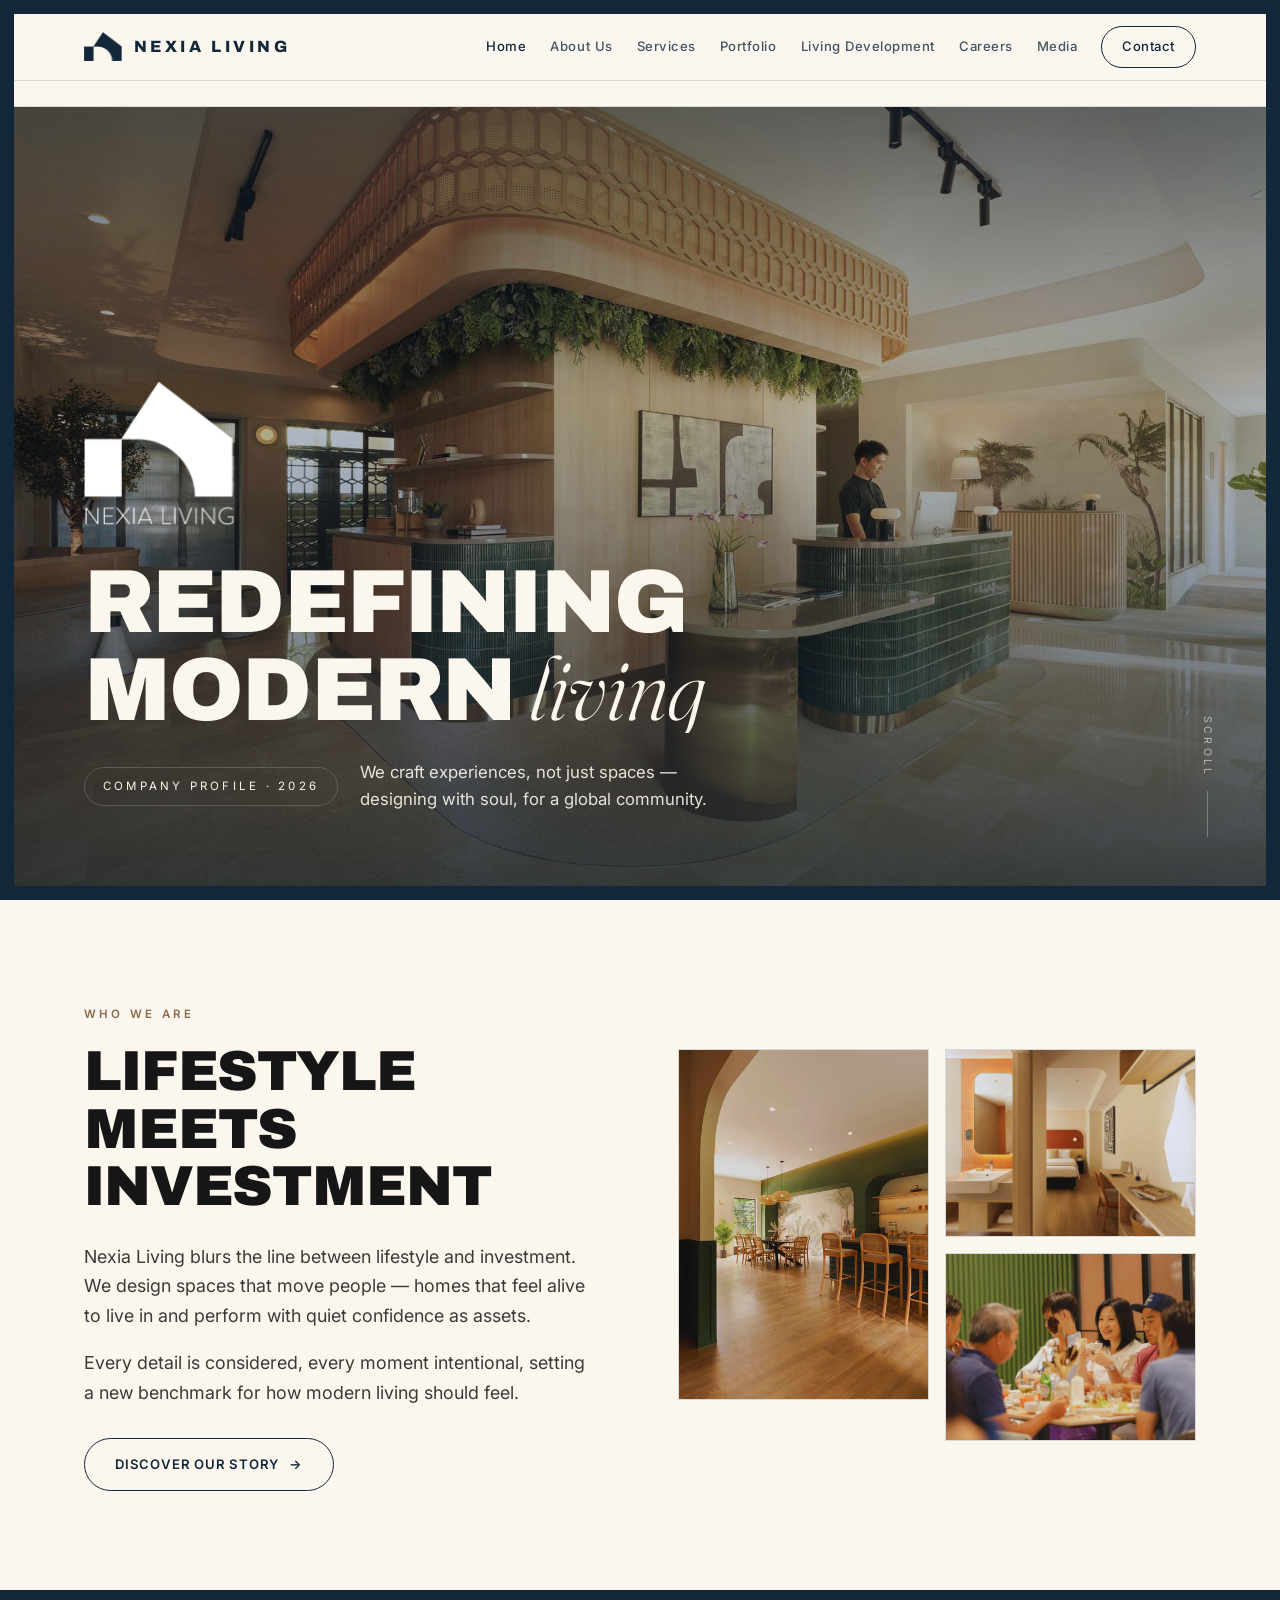
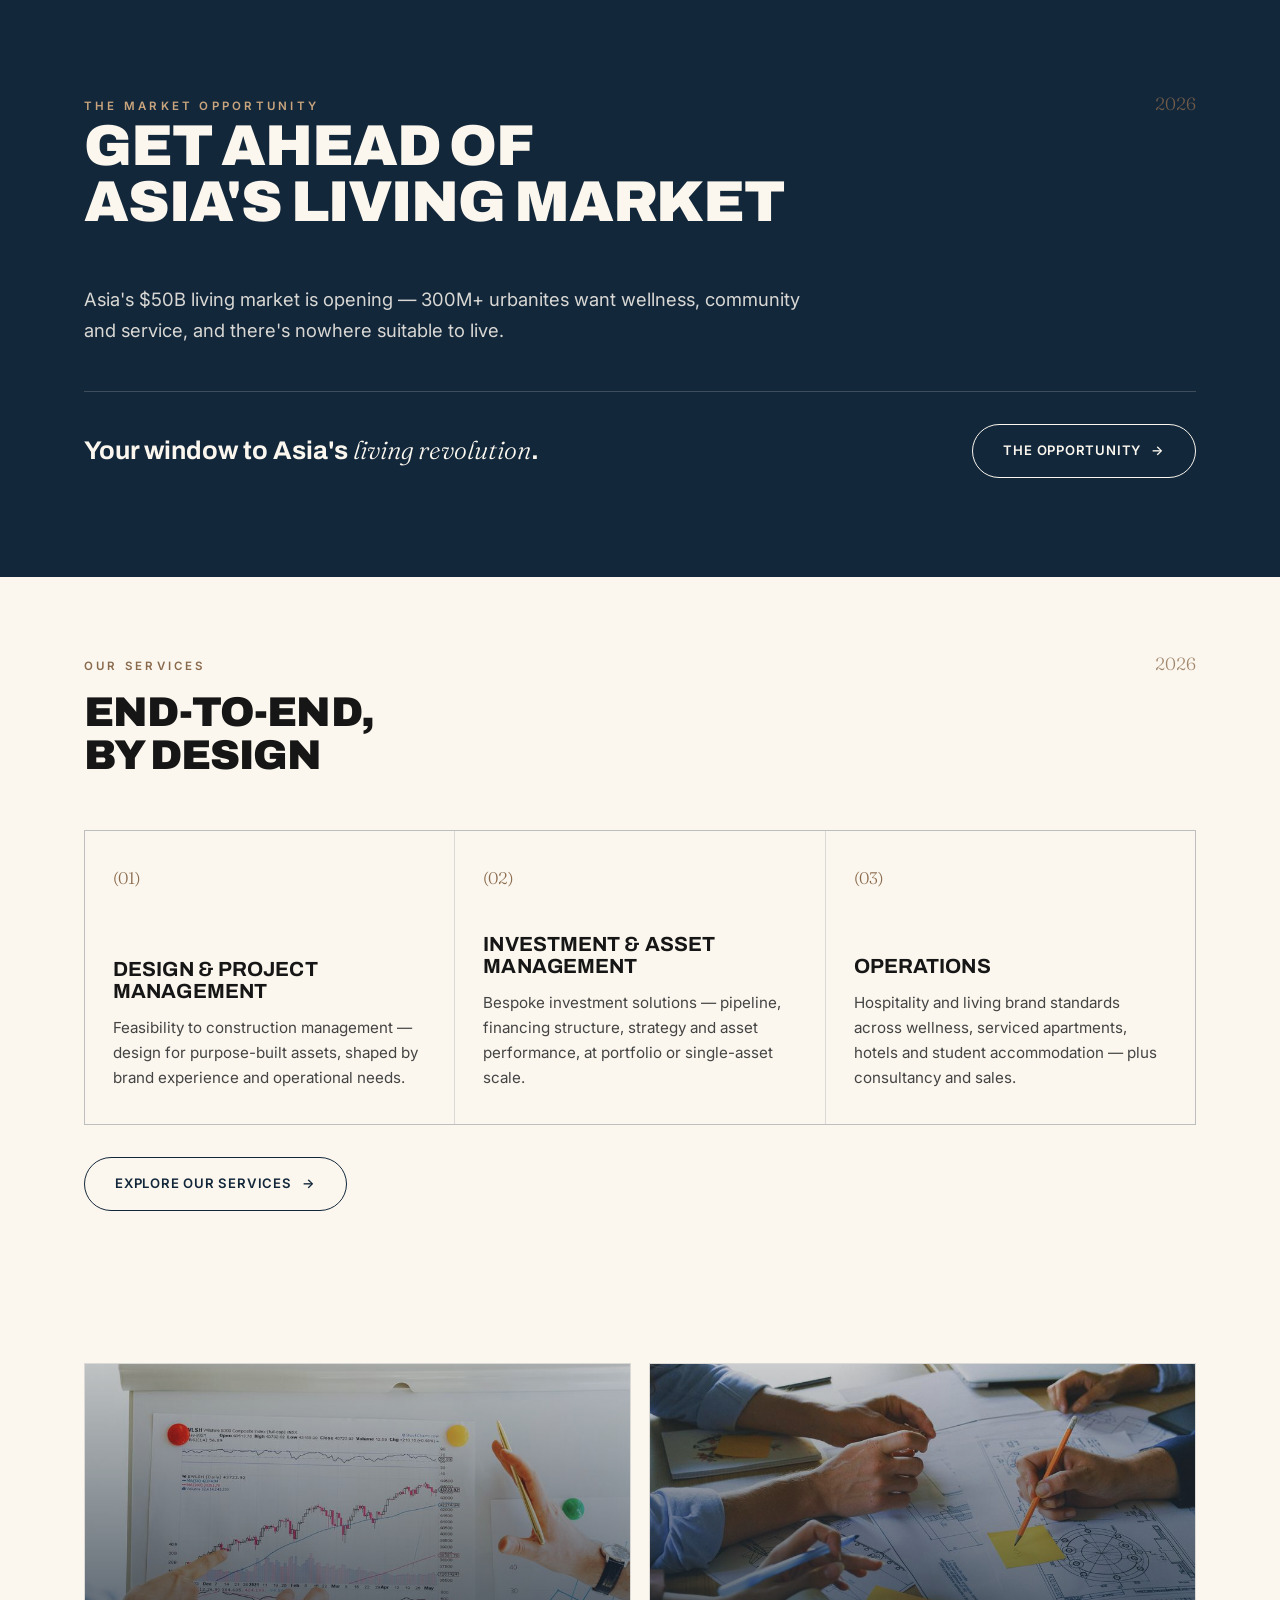
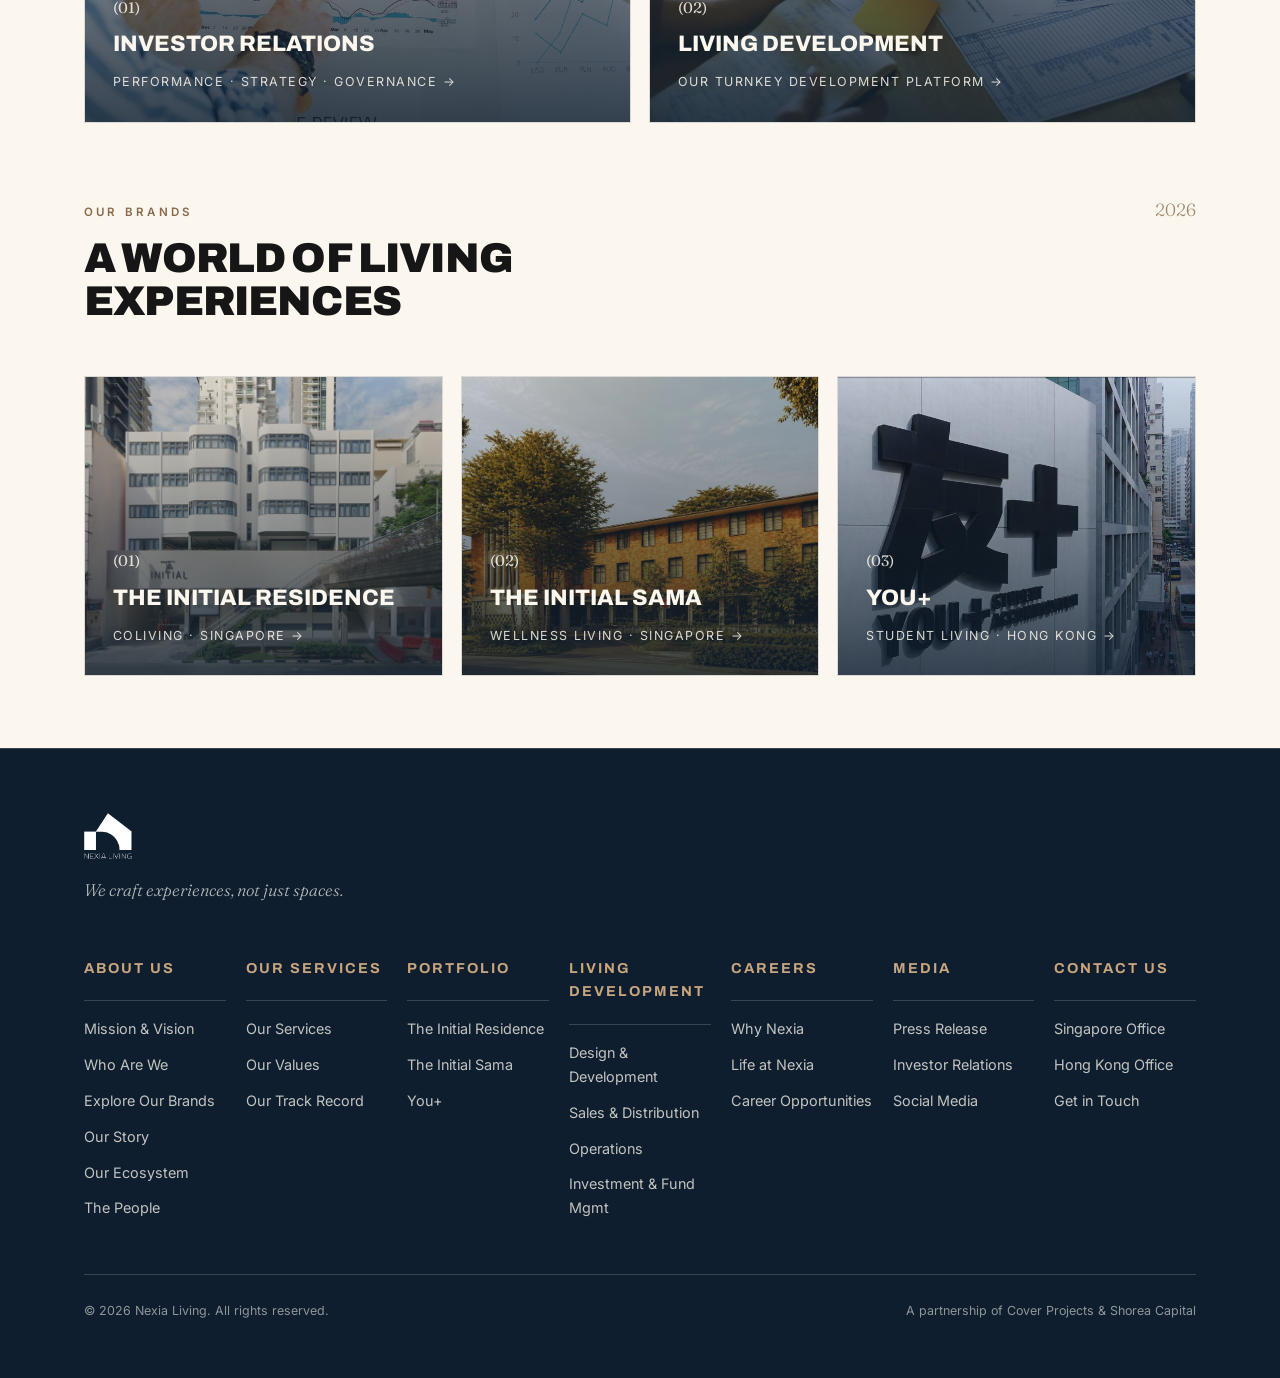
<file: index.html>
<!DOCTYPE html>
<html lang="en">
<head>
<meta charset="UTF-8">
<meta name="viewport" content="width=device-width, initial-scale=1.0">
<title>Nexia Living — We craft experiences, not just spaces.</title>
<meta name="description" content="Nexia Living blurs the line between lifestyle and investment — design-led living spaces that perform as assets. A partnership of Cover Projects and Shorea Capital.">
<link rel="preconnect" href="https://fonts.googleapis.com">
<link rel="preconnect" href="https://fonts.gstatic.com" crossorigin>
<link href="https://fonts.googleapis.com/css2?family=Archivo:wght@500;600;700;800;900&family=Inter:wght@400;500;600&family=Fraunces:opsz,wght@9..144,300;9..144,400&display=swap" rel="stylesheet">
<link rel="stylesheet" href="styles.css">
</head>
<body>
<div class="frame" aria-hidden="true"><span class="t"></span><span class="b"></span><span class="l"></span><span class="r"></span></div>

<!-- NAV -->
<header class="nav solid" id="nav">
  <div class="nav-inner">
    <a href="index.html" class="brand" aria-label="Nexia Living home">
      <img src="assets/mark-navy.png" alt="Nexia Living">
      <span class="wordmark">NEXIA&nbsp;LIVING</span>
    </a>
    <nav class="nav-links" id="navlinks">
      <a href="index.html" class="active">Home</a>
      <a href="about.html">About Us</a>
      <div class="nav-sub">
        <a href="about.html#vision">Mission & Vision</a>
        <a href="about.html#who">Who Are We</a>
        <a href="about.html#explore-brands">Explore Our Brands</a>
        <a href="about.html#market">Market Opportunity</a>
        <a href="about.html#story">Our Story</a>
        <a href="about.html#ecosystem">Our Shareholders & Ecosystem</a>
        <a href="about.html#team">The People</a>
      </div>
      <a href="services.html">Services</a>
      <div class="nav-sub">
        <a href="services.html#services">Our Services</a>
        <a href="services.html#values">Our Values</a>
        <a href="services.html#track-record">Our Track Record</a>
      </div>
      <a href="portfolio.html">Portfolio</a>
      <div class="nav-sub">
        <a href="portfolio.html#categories">Living Categories</a>
        <a href="portfolio.html#initial-residence">The Initial Residence</a>
        <a href="portfolio.html#initial-sama">The Initial Sama</a>
        <a href="portfolio.html#youplus">You+</a>
      </div>
      <a href="living-development.html">Living Development</a>
      <div class="nav-sub">
        <a href="living-development.html#ld-successes">Design & Development Successes</a>
        <a href="living-development.html#ld-operator">Our Capabilities</a>
        <a href="living-development.html#ld-track">Track Record</a>
        <a href="living-development.html#ld-design">What We Deliver</a>
      </div>
      <a href="careers.html">Careers</a>
      <div class="nav-sub">
        <a href="careers.html#why">Why Nexia</a>
        <a href="careers.html#life">Life at Nexia</a>
        <a href="careers.html#openings">Career Opportunities</a>
      </div>
      <a href="media.html">Media</a>
      <div class="nav-sub">
        <a href="media.html#press">Press Release</a>
        <a href="media.html#investor">Investor Relations</a>
        <a href="media.html#social">Social Media</a>
      </div>
      <a href="contact.html" class="nav-cta">Contact</a>
      <div class="nav-sub">
        <a href="contact.html#singapore-office">Singapore Office</a>
        <a href="contact.html#hong-kong-office">Hong Kong Office</a>
        <a href="contact.html#get-in-touch">Get in Touch</a>
      </div>
    </nav>
    <button class="burger" id="burger" aria-label="Menu"><span></span><span></span><span></span></button>
  </div>
</header>

<!-- HERO -->
<section class="hero" id="top">
  <div class="hero-media"><img src="assets/hero-lobby.jpg" alt="Nexia Living reception lobby"></div>
  <div class="hero-inner">
    <img class="hero-logo" src="assets/logo-white.png" alt="Nexia Living">
    <h1>
      <span class="ln"><span>Redefining</span></span>
      <span class="ln"><span>modern <em>living</em></span></span>
    </h1>
    <div class="hero-sub">
      <span class="hero-tag">Company Profile · 2026</span>
      <p>We craft experiences, not just spaces — designing with soul, for a global community.</p>
    </div>
  </div>
  <div class="scrollcue">Scroll</div>
</section>

<!-- LIFESTYLE MEETS INVESTMENT -->
<section class="pad" id="lifestyle">
  <div class="wrap">
    <div class="intro-grid">
      <div class="reveal">
        <span class="eyebrow">Who we are</span>
        <h2 class="display">Lifestyle<br>meets<br>investment</h2>
        <p class="lead">Nexia Living blurs the line between lifestyle and investment. We design spaces that move people — homes that feel alive to live in and perform with quiet confidence as assets.</p>
        <p class="lead">Every detail is considered, every moment intentional, setting a new benchmark for how modern living should feel.</p>
        <p style="margin-top:30px"><a href="about.html" class="btn">Discover our story <span>→</span></a></p>
      </div>
      <div class="intro-imgs reveal">
        <figure class="tall"><img src="assets/cafe-green.jpg" alt="Community café interior"></figure>
        <figure class="wide"><img src="assets/bedroom.jpg" alt="Serviced residence bedroom"></figure>
        <figure class="wide"><img src="assets/dining-community.jpg" alt="Residents dining together"></figure>
      </div>
    </div>
  </div>
</section>

<!-- THREE PROBLEMS. ONE OPPORTUNITY -->
<section class="market pad" id="home-opportunity" style="background:var(--navy);color:var(--cream)">
  <div class="wrap">
    <div class="sec-head reveal">
      <div><span class="eyebrow">The market opportunity</span>
        <h2 class="display" style="color:var(--cream);font-size:clamp(2rem,4.6vw,3.6rem)">Get ahead of<br>Asia's living market</h2>
      </div>
      <span class="yr">2026</span>
    </div>
    <p class="sub reveal">Asia's $50B living market is opening — 300M+ urbanites want wellness, community and service, and there's nowhere suitable to live.</p>
    <div class="market-cta reveal">
      <span class="em">Your window to Asia's <em>living revolution</em>.</span>
      <a href="about.html#market" class="btn light">The opportunity <span>&#8594;</span></a>
    </div>
  </div>
</section>


<!-- OUR SERVICES -->
<section class="pad-s" id="home-services">
  <div class="wrap">
    <div class="sec-head reveal">
      <div><span class="eyebrow">Our services</span>
        <h2 class="sec-title display" style="font-size:clamp(1.7rem,3.6vw,2.6rem)">End-to-end,<br>by design</h2></div>
      <span class="yr">2026</span>
    </div>
    <div class="apart-grid cols-3 reveal">
      <a class="apart-cell" href="services.html#design-project" style="color:inherit"><span class="idx">(01)</span><h3>Design &amp; Project Management</h3><p>Feasibility to construction management — design for purpose-built assets, shaped by brand experience and operational needs.</p></a>
      <a class="apart-cell" href="services.html#investment-asset" style="color:inherit"><span class="idx">(02)</span><h3>Investment &amp; Asset Management</h3><p>Bespoke investment solutions — pipeline, financing structure, strategy and asset performance, at portfolio or single-asset scale.</p></a>
      <a class="apart-cell" href="services.html#operations" style="color:inherit"><span class="idx">(03)</span><h3>Operations</h3><p>Hospitality and living brand standards across wellness, serviced apartments, hotels and student accommodation — plus consultancy and sales.</p></a>
    </div>
    <p style="margin-top:32px" class="reveal"><a href="services.html" class="btn">Explore our services <span>→</span></a></p>
  </div>
</section>

<!-- INVESTOR RELATIONS + LIVING DEVELOPMENT -->
<section class="pad-s">
  <div class="wrap">
    <div class="explore cols-2">
      <a class="ex-card reveal" href="media.html#investor">
        <img src="assets/svc-invest.jpg" alt="Investor relations">
        <div class="ex-cap"><span class="k">(01)</span><h3>Investor Relations</h3><span class="go">Performance · strategy · governance →</span></div>
      </a>
      <a class="ex-card reveal" href="living-development.html">
        <img src="assets/svc-design.jpg" alt="Living development">
        <div class="ex-cap"><span class="k">(02)</span><h3>Living Development</h3><span class="go">Our turnkey development platform →</span></div>
      </a>
    </div>
  </div>
</section>

<!-- OUR BRANDS -->
<section class="pad-s" style="padding-top:0">
  <div class="wrap">
    <div class="sec-head reveal">
      <div>
        <span class="eyebrow">Our brands</span>
        <h2 class="sec-title display" style="font-size:clamp(1.7rem,3.6vw,2.6rem)">A world of living<br>experiences</h2>
      </div>
      <span class="yr">2026</span>
    </div>
    <div class="explore">
      <a class="ex-card reveal" href="portfolio.html#initial-residence">
        <img src="assets/tr-initial.jpg" alt="The Initial Residence">
        <div class="ex-cap"><span class="k">(01)</span><h3>The Initial Residence</h3><span class="go">Coliving · Singapore →</span></div>
      </a>
      <a class="ex-card reveal" href="portfolio.html#initial-sama">
        <img src="assets/building-sama.jpg" alt="The Initial Sama">
        <div class="ex-cap"><span class="k">(02)</span><h3>The Initial Sama</h3><span class="go">Wellness living · Singapore →</span></div>
      </a>
      <a class="ex-card reveal" href="portfolio.html#youplus">
        <img src="assets/youplus-building.jpg" alt="You+">
        <div class="ex-cap"><span class="k">(03)</span><h3>You+</h3><span class="go">Student living · Hong Kong →</span></div>
      </a>
    </div>
  </div>
</section>

<!-- FOOTER -->
<footer class="foot">
  <div class="wrap">
    <div class="foot-brand-row foot-brand">
      <img src="assets/logo-white.png" alt="Nexia Living"><p class="tag">We craft experiences, not just spaces.</p>
    </div>
    <div class="foot-map">
      <div class="foot-col"><h4><a href="about.html">About Us</a></h4>
        <a href="about.html#vision">Mission &amp; Vision</a>
        <a href="about.html#who">Who Are We</a>
        <a href="about.html#explore-brands">Explore Our Brands</a>
        <a href="about.html#story">Our Story</a>
        <a href="about.html#ecosystem">Our Ecosystem</a>
        <a href="about.html#team">The People</a>
      </div>
      <div class="foot-col"><h4><a href="services.html">Our Services</a></h4>
        <a href="services.html#services">Our Services</a>
        <a href="services.html#values">Our Values</a>
        <a href="services.html#track-record">Our Track Record</a>
      </div>
      <div class="foot-col"><h4><a href="portfolio.html">Portfolio</a></h4>
        <a href="portfolio.html#initial-residence">The Initial Residence</a>
        <a href="portfolio.html#initial-sama">The Initial Sama</a>
        <a href="portfolio.html#youplus">You+</a>
      </div>
      <div class="foot-col"><h4><a href="living-development.html">Living Development</a></h4>
        <a href="living-development.html#ld-design">Design &amp; Development</a>
        <a href="living-development.html#ld-sales">Sales &amp; Distribution</a>
        <a href="living-development.html#ld-operations">Operations</a>
        <a href="living-development.html#ld-capital">Investment &amp; Fund Mgmt</a>
      </div>
      <div class="foot-col"><h4><a href="careers.html">Careers</a></h4>
        <a href="careers.html#why">Why Nexia</a>
        <a href="careers.html#life">Life at Nexia</a>
        <a href="careers.html#openings">Career Opportunities</a>
      </div>
      <div class="foot-col"><h4><a href="media.html">Media</a></h4>
        <a href="media.html#press">Press Release</a>
        <a href="media.html#investor">Investor Relations</a>
        <a href="media.html#social">Social Media</a>
      </div>
      <div class="foot-col"><h4><a href="contact.html">Contact Us</a></h4>
        <a href="contact.html#singapore-office">Singapore Office</a>
        <a href="contact.html#hong-kong-office">Hong Kong Office</a>
        <a href="contact.html#get-in-touch">Get in Touch</a>
      </div>
    </div>
    <div class="foot-bottom"><span>© 2026 Nexia Living. All rights reserved.</span><span>A partnership of Cover Projects &amp; Shorea Capital</span></div>
  </div>
</footer>
<script src="shared.js"></script>
</body>
</html>
</file>
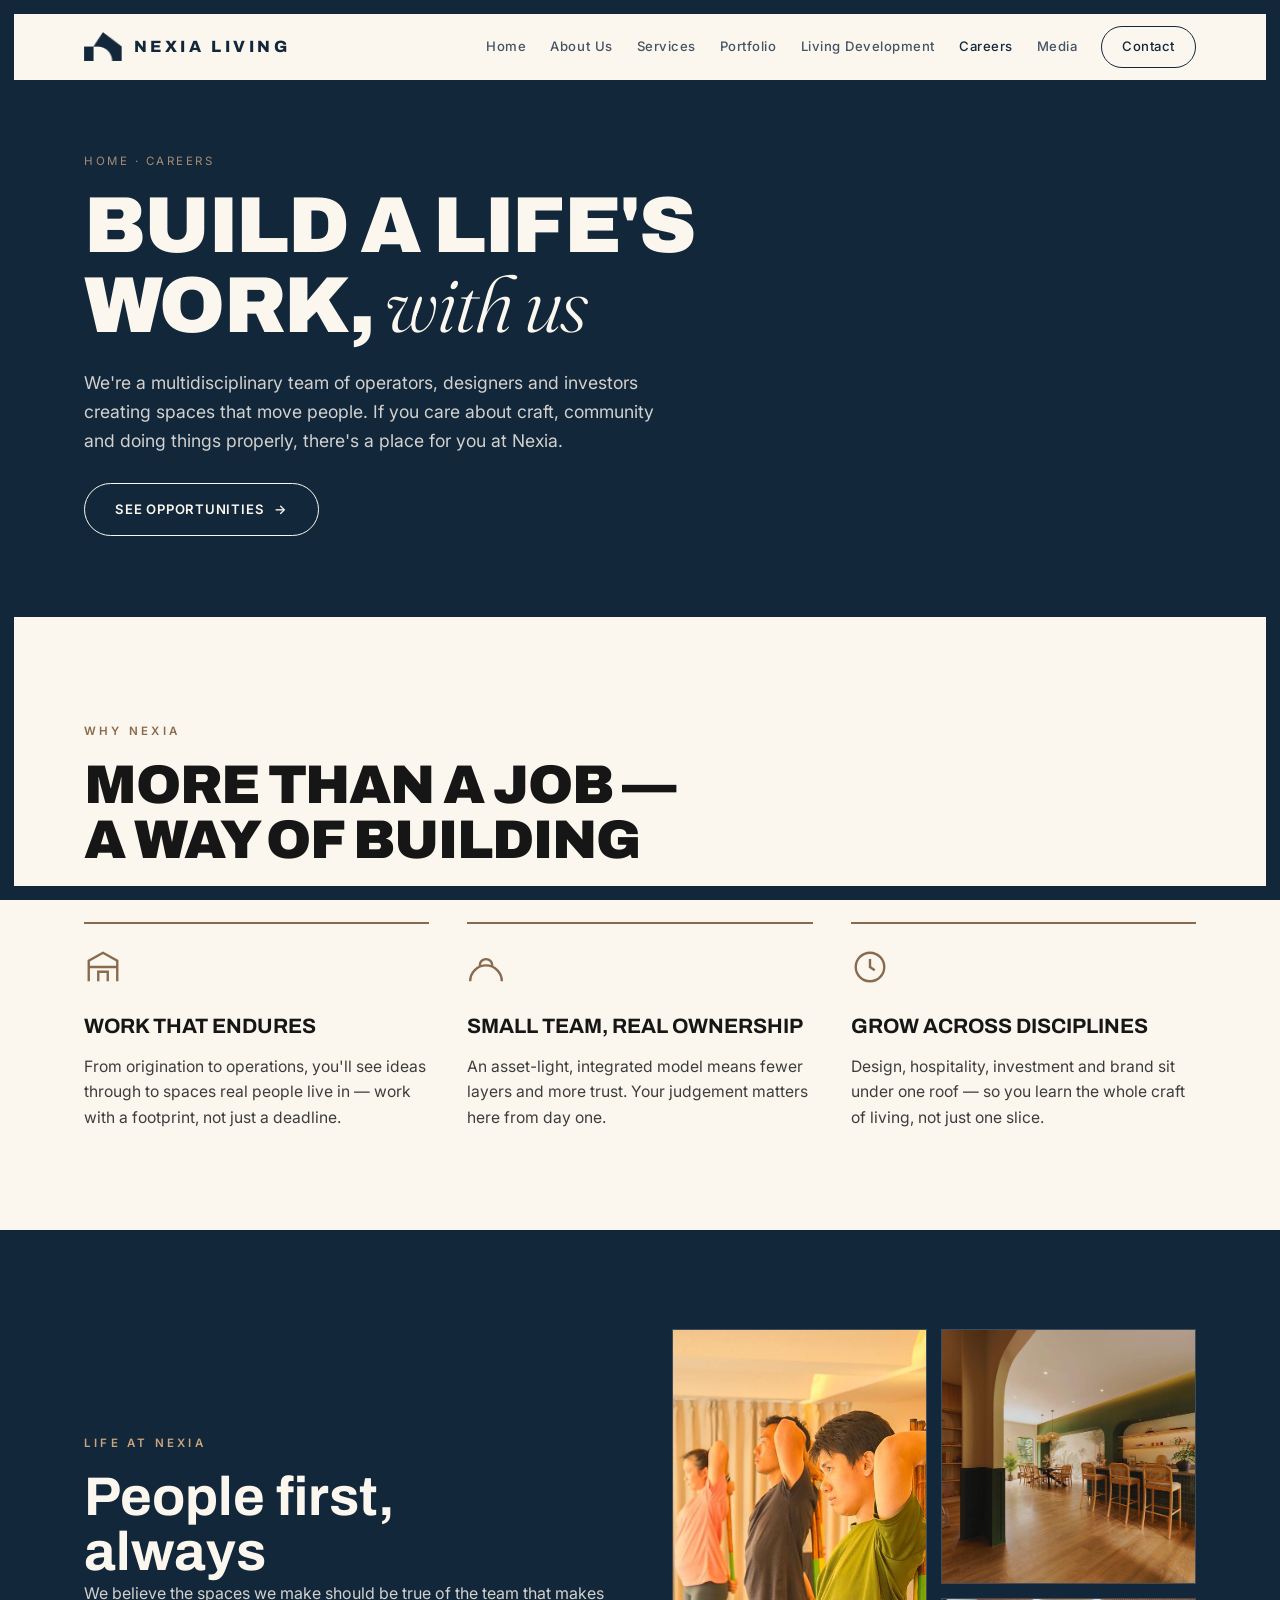
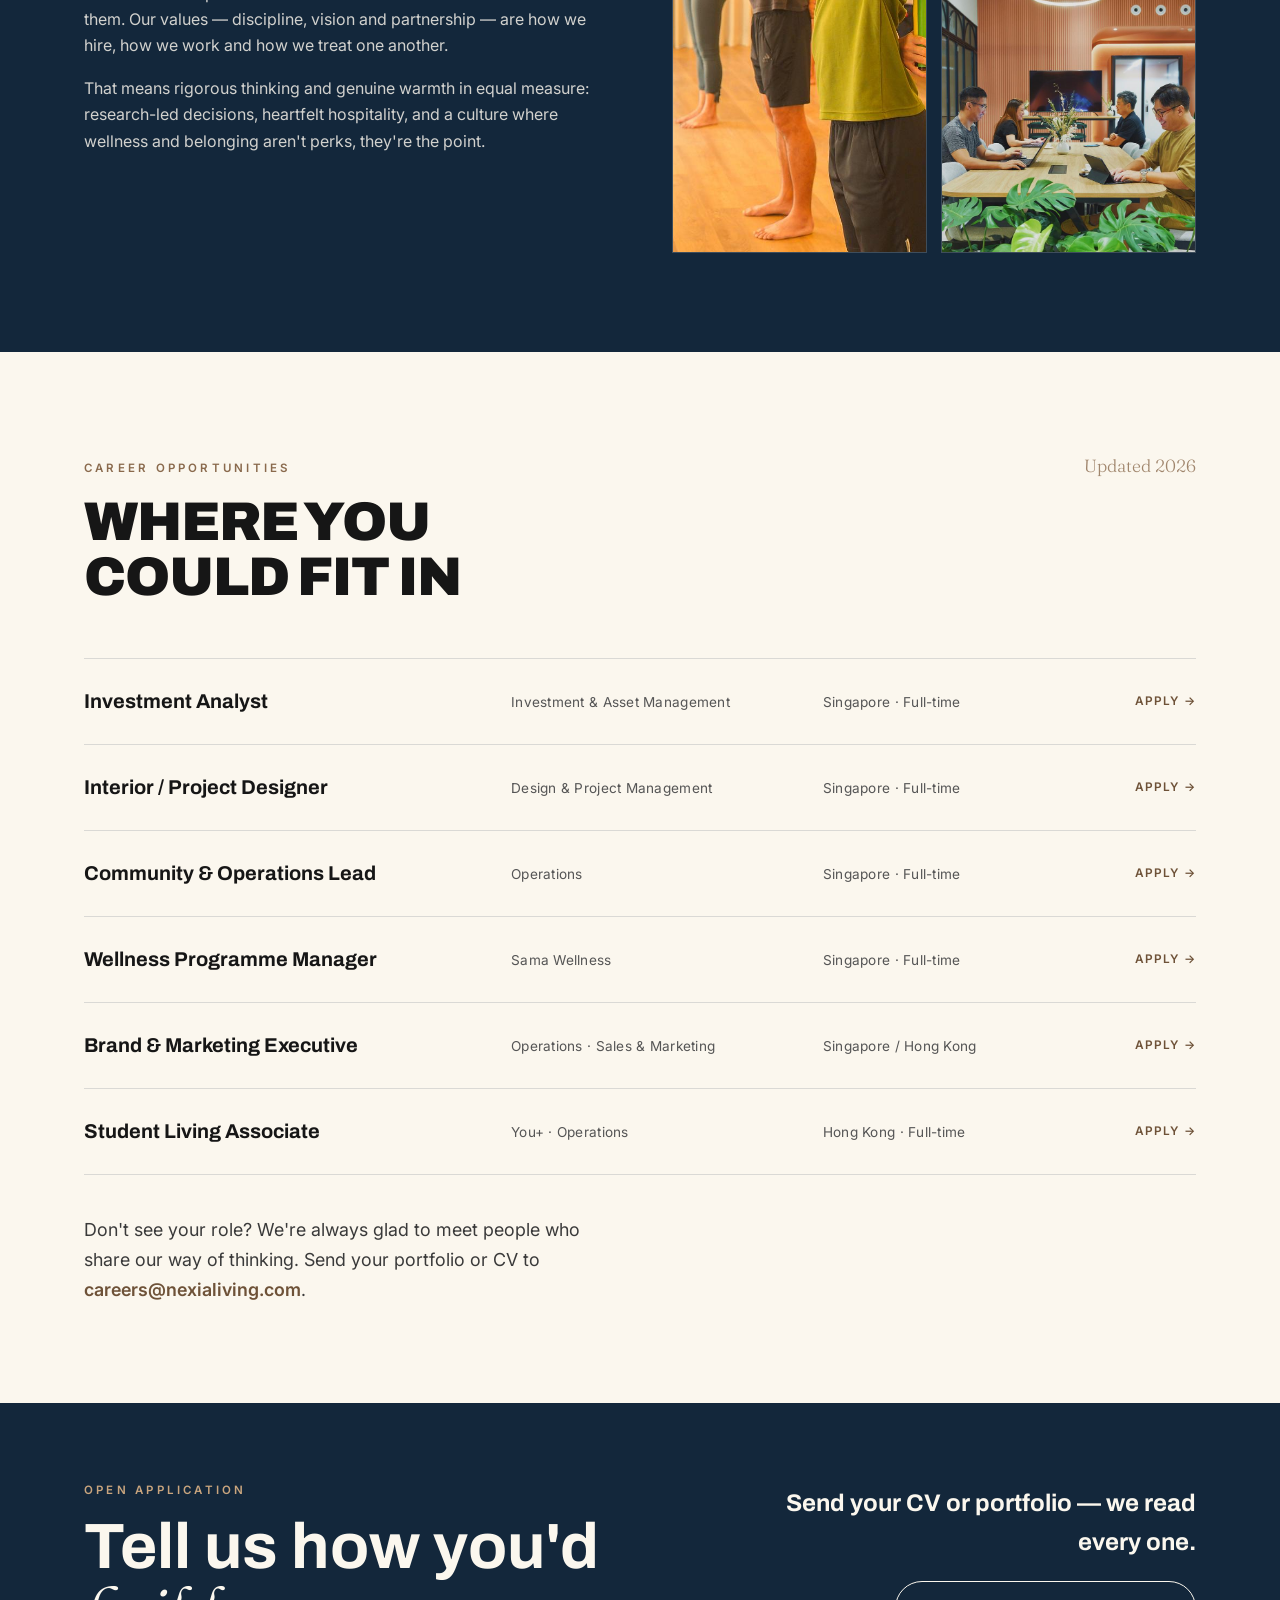
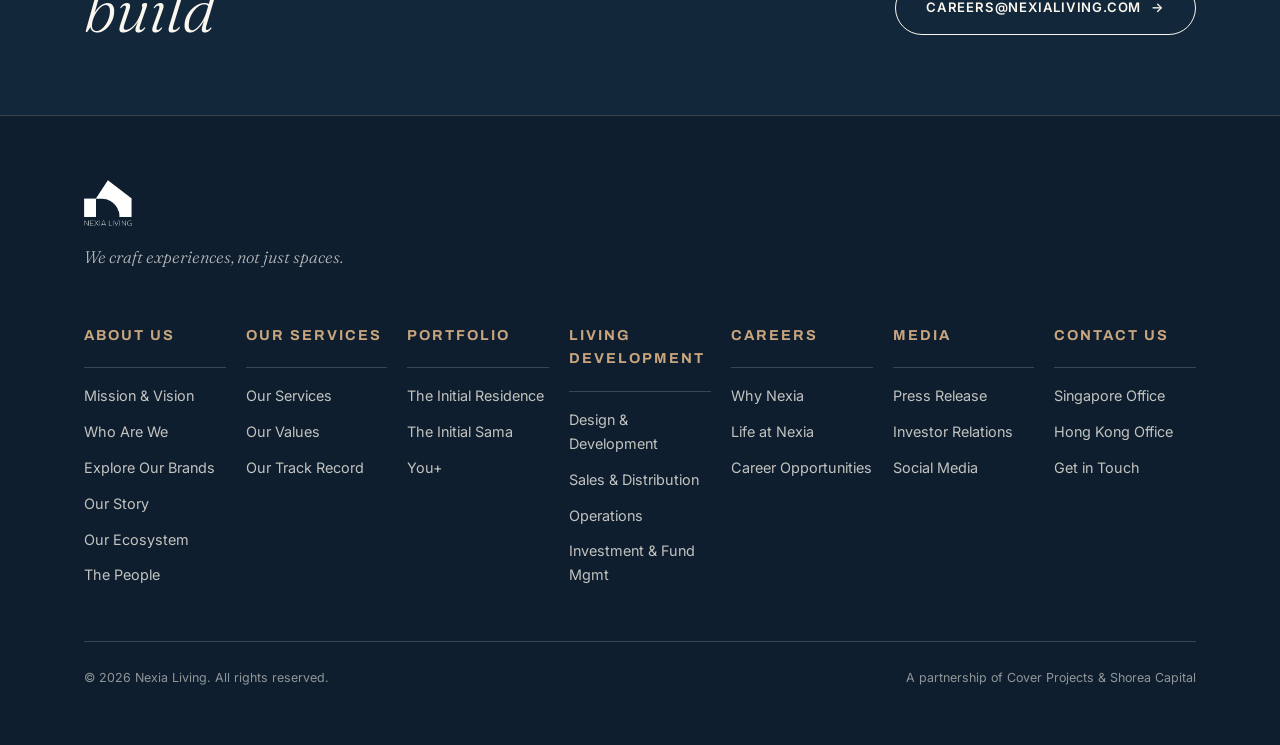
<file: careers.html>
<!DOCTYPE html>
<html lang="en">
<head>
<meta charset="UTF-8">
<meta name="viewport" content="width=device-width, initial-scale=1.0">
<title>Careers — Nexia Living</title>
<meta name="description" content="Why Nexia, life at Nexia and current career opportunities.">
<link rel="preconnect" href="https://fonts.googleapis.com">
<link rel="preconnect" href="https://fonts.gstatic.com" crossorigin>
<link href="https://fonts.googleapis.com/css2?family=Archivo:wght@500;600;700;800;900&family=Inter:wght@400;500;600&family=Fraunces:opsz,wght@9..144,300;9..144,400&display=swap" rel="stylesheet">
<link rel="stylesheet" href="styles.css">
</head>
<body>
<div class="frame" aria-hidden="true"><span class="t"></span><span class="b"></span><span class="l"></span><span class="r"></span></div>
<header class="nav solid" id="nav">
  <div class="nav-inner">
    <a href="index.html" class="brand" aria-label="Nexia Living home"><img src="assets/mark-navy.png" alt="Nexia Living"><span class="wordmark">NEXIA&nbsp;LIVING</span></a>
    <nav class="nav-links" id="navlinks">
      <a href="index.html">Home</a>
      <a href="about.html">About Us</a>
      <div class="nav-sub">
        <a href="about.html#vision">Mission & Vision</a>
        <a href="about.html#who">Who Are We</a>
        <a href="about.html#explore-brands">Explore Our Brands</a>
        <a href="about.html#market">Market Opportunity</a>
        <a href="about.html#story">Our Story</a>
        <a href="about.html#ecosystem">Our Shareholders & Ecosystem</a>
        <a href="about.html#team">The People</a>
      </div>
      <a href="services.html">Services</a>
      <div class="nav-sub">
        <a href="services.html#services">Our Services</a>
        <a href="services.html#values">Our Values</a>
        <a href="services.html#track-record">Our Track Record</a>
      </div>
      <a href="portfolio.html">Portfolio</a>
      <div class="nav-sub">
        <a href="portfolio.html#categories">Living Categories</a>
        <a href="portfolio.html#initial-residence">The Initial Residence</a>
        <a href="portfolio.html#initial-sama">The Initial Sama</a>
        <a href="portfolio.html#youplus">You+</a>
      </div>
      <a href="living-development.html">Living Development</a>
      <div class="nav-sub">
        <a href="living-development.html#ld-successes">Design & Development Successes</a>
        <a href="living-development.html#ld-operator">Our Capabilities</a>
        <a href="living-development.html#ld-track">Track Record</a>
        <a href="living-development.html#ld-design">What We Deliver</a>
      </div>
      <a href="careers.html" class="active">Careers</a>
      <div class="nav-sub">
        <a href="careers.html#why">Why Nexia</a>
        <a href="careers.html#life">Life at Nexia</a>
        <a href="careers.html#openings">Career Opportunities</a>
      </div>
      <a href="media.html">Media</a>
      <div class="nav-sub">
        <a href="media.html#press">Press Release</a>
        <a href="media.html#investor">Investor Relations</a>
        <a href="media.html#social">Social Media</a>
      </div>
      <a href="contact.html" class="nav-cta">Contact</a>
      <div class="nav-sub">
        <a href="contact.html#singapore-office">Singapore Office</a>
        <a href="contact.html#hong-kong-office">Hong Kong Office</a>
        <a href="contact.html#get-in-touch">Get in Touch</a>
      </div>
    </nav>
    <button class="burger" id="burger" aria-label="Menu"><span></span><span></span><span></span></button>
  </div>
</header>

<section class="page-hero dark">
  <div class="ph-inner">
    <span class="crumb">Home · Careers</span>
    <h1>Build a life's<br>work, <em>with us</em></h1>
    <p class="intro">We're a multidisciplinary team of operators, designers and investors creating spaces that move people. If you care about craft, community and doing things properly, there's a place for you at Nexia.</p>
    <p style="margin-top:28px"><a href="#openings" class="btn light">See opportunities <span>&#8594;</span></a></p>
  </div>
</section>

<!-- WHY NEXIA -->
<section class="pad anchor" id="why">
  <div class="wrap">
    <div class="sec-head reveal"><div><span class="eyebrow">Why Nexia</span><h2 class="sec-title display">More than a job —<br>a way of building</h2></div></div>
    <div class="why-grid">
      <div class="why reveal"><svg class="ic" viewBox="0 0 24 24" fill="none" stroke="currentColor" stroke-width="1.5"><path d="M3 21V8l9-5 9 5v13"/><path d="M3 12h18M9 21v-6h6v6"/></svg><h3>Work that endures</h3><p>From origination to operations, you'll see ideas through to spaces real people live in — work with a footprint, not just a deadline.</p></div>
      <div class="why reveal"><svg class="ic" viewBox="0 0 24 24" fill="none" stroke="currentColor" stroke-width="1.5"><path d="M16 11a4 4 0 1 0-8 0M2 21a7 7 0 0 1 20 0"/></svg><h3>Small team, real ownership</h3><p>An asset-light, integrated model means fewer layers and more trust. Your judgement matters here from day one.</p></div>
      <div class="why reveal"><svg class="ic" viewBox="0 0 24 24" fill="none" stroke="currentColor" stroke-width="1.5"><circle cx="12" cy="12" r="9"/><path d="M12 7v5l3 2"/></svg><h3>Grow across disciplines</h3><p>Design, hospitality, investment and brand sit under one roof — so you learn the whole craft of living, not just one slice.</p></div>
    </div>
  </div>
</section>

<!-- LIFE AT NEXIA -->
<section class="life pad anchor" id="life">
  <div class="wrap">
    <div class="life-grid">
      <div class="reveal"><span class="eyebrow">Life at Nexia</span><h2>People first,<br>always</h2>
        <p>We believe the spaces we make should be true of the team that makes them. Our values — discipline, vision and partnership — are how we hire, how we work and how we treat one another.</p>
        <p>That means rigorous thinking and genuine warmth in equal measure: research-led decisions, heartfelt hospitality, and a culture where wellness and belonging aren't perks, they're the point.</p>
      </div>
      <div class="life-imgs reveal">
        <figure class="tall"><img src="assets/wellness-stretch.jpg" alt="Wellness at Nexia"></figure>
        <figure><img src="assets/cafe-green.jpg" alt="Café workspace"></figure>
        <figure><img src="assets/initial-cowork.jpg" alt="Team collaborating"></figure>
      </div>
    </div>
  </div>
</section>

<!-- CAREER OPPORTUNITIES -->
<section class="pad anchor" id="openings">
  <div class="wrap">
    <div class="sec-head reveal"><div><span class="eyebrow">Career opportunities</span><h2 class="sec-title display">Where you<br>could fit in</h2></div><span class="yr">Updated 2026</span></div>
    <div class="roles">
      <div class="role-row reveal"><h3>Investment Analyst</h3><span class="meta">Investment &amp; Asset Management</span><span class="meta">Singapore · Full-time</span><a class="apply" href="mailto:careers@nexialiving.com?subject=Investment%20Analyst">Apply <span class="arr">&#8594;</span></a></div>
      <div class="role-row reveal"><h3>Interior / Project Designer</h3><span class="meta">Design &amp; Project Management</span><span class="meta">Singapore · Full-time</span><a class="apply" href="mailto:careers@nexialiving.com?subject=Project%20Designer">Apply <span class="arr">&#8594;</span></a></div>
      <div class="role-row reveal"><h3>Community &amp; Operations Lead</h3><span class="meta">Operations</span><span class="meta">Singapore · Full-time</span><a class="apply" href="mailto:careers@nexialiving.com?subject=Operations%20Lead">Apply <span class="arr">&#8594;</span></a></div>
      <div class="role-row reveal"><h3>Wellness Programme Manager</h3><span class="meta">Sama Wellness</span><span class="meta">Singapore · Full-time</span><a class="apply" href="mailto:careers@nexialiving.com?subject=Wellness%20Programme%20Manager">Apply <span class="arr">&#8594;</span></a></div>
      <div class="role-row reveal"><h3>Brand &amp; Marketing Executive</h3><span class="meta">Operations · Sales &amp; Marketing</span><span class="meta">Singapore / Hong Kong</span><a class="apply" href="mailto:careers@nexialiving.com?subject=Brand%20%26%20Marketing%20Executive">Apply <span class="arr">&#8594;</span></a></div>
      <div class="role-row reveal"><h3>Student Living Associate</h3><span class="meta">You+ · Operations</span><span class="meta">Hong Kong · Full-time</span><a class="apply" href="mailto:careers@nexialiving.com?subject=Student%20Living%20Associate">Apply <span class="arr">&#8594;</span></a></div>
    </div>
    <p class="lead reveal" style="margin-top:40px">Don't see your role? We're always glad to meet people who share our way of thinking. Send your portfolio or CV to <a href="mailto:careers@nexialiving.com" style="color:var(--clay-deep);font-weight:600">careers@nexialiving.com</a>.</p>
  </div>
</section>

<section class="cta-band pad-s">
  <div class="wrap"><div class="cta-grid">
    <div class="reveal"><span class="eyebrow">Open application</span><h2>Tell us how you'd<br><em>build</em></h2></div>
    <div class="right reveal"><span class="em">Send your CV or portfolio — we read every one.</span><a href="mailto:careers@nexialiving.com" class="btn light">careers@nexialiving.com <span>&#8594;</span></a></div>
  </div></div>
</section>

<footer class="foot">
  <div class="wrap">
    <div class="foot-brand-row foot-brand">
      <img src="assets/logo-white.png" alt="Nexia Living"><p class="tag">We craft experiences, not just spaces.</p>
    </div>
    <div class="foot-map">
      <div class="foot-col"><h4><a href="about.html">About Us</a></h4>
        <a href="about.html#vision">Mission &amp; Vision</a>
        <a href="about.html#who">Who Are We</a>
        <a href="about.html#explore-brands">Explore Our Brands</a>
        <a href="about.html#story">Our Story</a>
        <a href="about.html#ecosystem">Our Ecosystem</a>
        <a href="about.html#team">The People</a>
      </div>
      <div class="foot-col"><h4><a href="services.html">Our Services</a></h4>
        <a href="services.html#services">Our Services</a>
        <a href="services.html#values">Our Values</a>
        <a href="services.html#track-record">Our Track Record</a>
      </div>
      <div class="foot-col"><h4><a href="portfolio.html">Portfolio</a></h4>
        <a href="portfolio.html#initial-residence">The Initial Residence</a>
        <a href="portfolio.html#initial-sama">The Initial Sama</a>
        <a href="portfolio.html#youplus">You+</a>
      </div>
      <div class="foot-col"><h4><a href="living-development.html">Living Development</a></h4>
        <a href="living-development.html#ld-design">Design &amp; Development</a>
        <a href="living-development.html#ld-sales">Sales &amp; Distribution</a>
        <a href="living-development.html#ld-operations">Operations</a>
        <a href="living-development.html#ld-capital">Investment &amp; Fund Mgmt</a>
      </div>
      <div class="foot-col"><h4><a href="careers.html">Careers</a></h4>
        <a href="careers.html#why">Why Nexia</a>
        <a href="careers.html#life">Life at Nexia</a>
        <a href="careers.html#openings">Career Opportunities</a>
      </div>
      <div class="foot-col"><h4><a href="media.html">Media</a></h4>
        <a href="media.html#press">Press Release</a>
        <a href="media.html#investor">Investor Relations</a>
        <a href="media.html#social">Social Media</a>
      </div>
      <div class="foot-col"><h4><a href="contact.html">Contact Us</a></h4>
        <a href="contact.html#singapore-office">Singapore Office</a>
        <a href="contact.html#hong-kong-office">Hong Kong Office</a>
        <a href="contact.html#get-in-touch">Get in Touch</a>
      </div>
    </div>
    <div class="foot-bottom"><span>© 2026 Nexia Living. All rights reserved.</span><span>A partnership of Cover Projects &amp; Shorea Capital</span></div>
  </div>
</footer>
<script src="shared.js"></script>
</body>
</html>
</file>
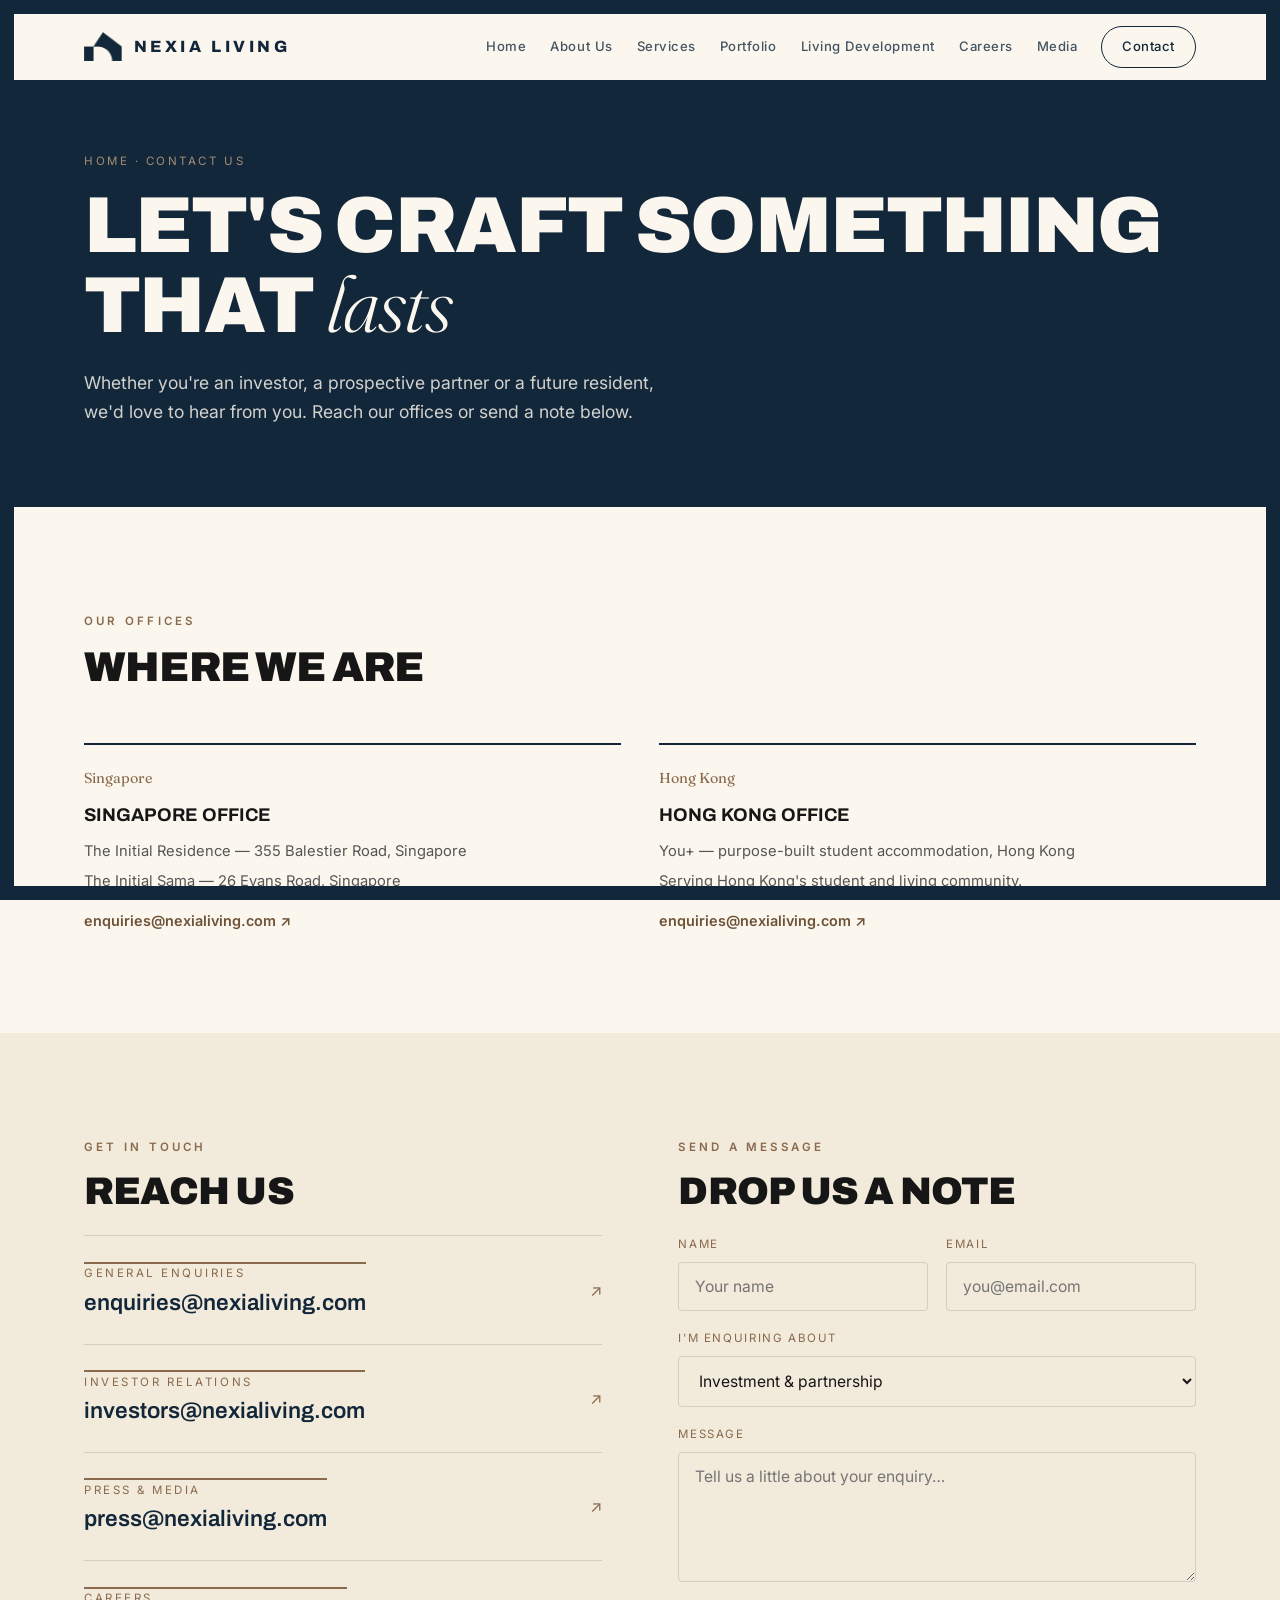
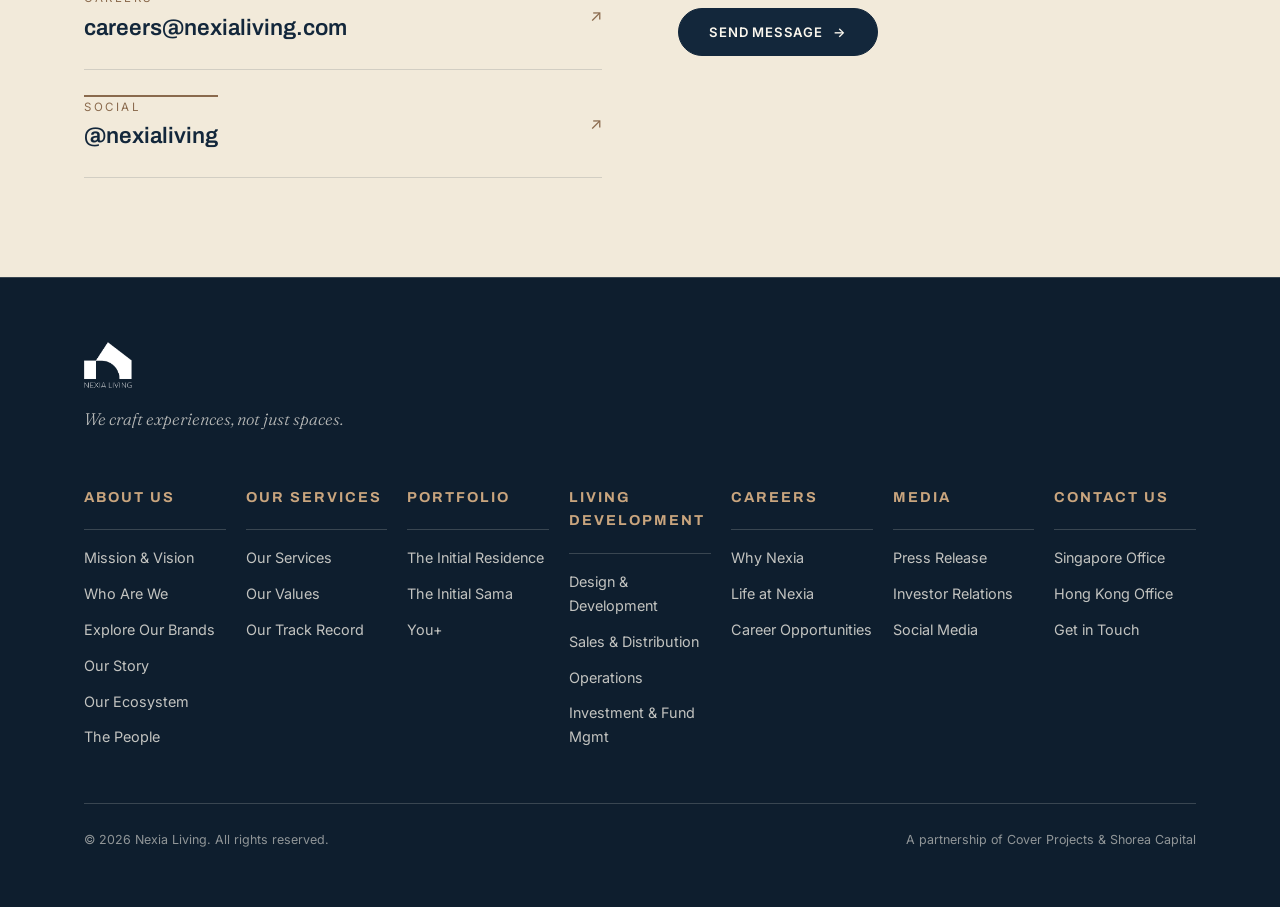
<file: contact.html>
<!DOCTYPE html>
<html lang="en">
<head>
<meta charset="UTF-8">
<meta name="viewport" content="width=device-width, initial-scale=1.0">
<title>Contact Us — Nexia Living</title>
<meta name="description" content="Our Singapore and Hong Kong offices, and how to get in touch with Nexia Living.">
<link rel="preconnect" href="https://fonts.googleapis.com">
<link rel="preconnect" href="https://fonts.gstatic.com" crossorigin>
<link href="https://fonts.googleapis.com/css2?family=Archivo:wght@500;600;700;800;900&family=Inter:wght@400;500;600&family=Fraunces:opsz,wght@9..144,300;9..144,400&display=swap" rel="stylesheet">
<link rel="stylesheet" href="styles.css">
</head>
<body>
<div class="frame" aria-hidden="true"><span class="t"></span><span class="b"></span><span class="l"></span><span class="r"></span></div>
<header class="nav solid" id="nav">
  <div class="nav-inner">
    <a href="index.html" class="brand" aria-label="Nexia Living home"><img src="assets/mark-navy.png" alt="Nexia Living"><span class="wordmark">NEXIA&nbsp;LIVING</span></a>
    <nav class="nav-links" id="navlinks">
      <a href="index.html">Home</a>
      <a href="about.html">About Us</a>
      <div class="nav-sub">
        <a href="about.html#vision">Mission & Vision</a>
        <a href="about.html#who">Who Are We</a>
        <a href="about.html#explore-brands">Explore Our Brands</a>
        <a href="about.html#market">Market Opportunity</a>
        <a href="about.html#story">Our Story</a>
        <a href="about.html#ecosystem">Our Shareholders & Ecosystem</a>
        <a href="about.html#team">The People</a>
      </div>
      <a href="services.html">Services</a>
      <div class="nav-sub">
        <a href="services.html#services">Our Services</a>
        <a href="services.html#values">Our Values</a>
        <a href="services.html#track-record">Our Track Record</a>
      </div>
      <a href="portfolio.html">Portfolio</a>
      <div class="nav-sub">
        <a href="portfolio.html#categories">Living Categories</a>
        <a href="portfolio.html#initial-residence">The Initial Residence</a>
        <a href="portfolio.html#initial-sama">The Initial Sama</a>
        <a href="portfolio.html#youplus">You+</a>
      </div>
      <a href="living-development.html">Living Development</a>
      <div class="nav-sub">
        <a href="living-development.html#ld-successes">Design & Development Successes</a>
        <a href="living-development.html#ld-operator">Our Capabilities</a>
        <a href="living-development.html#ld-track">Track Record</a>
        <a href="living-development.html#ld-design">What We Deliver</a>
      </div>
      <a href="careers.html">Careers</a>
      <div class="nav-sub">
        <a href="careers.html#why">Why Nexia</a>
        <a href="careers.html#life">Life at Nexia</a>
        <a href="careers.html#openings">Career Opportunities</a>
      </div>
      <a href="media.html">Media</a>
      <div class="nav-sub">
        <a href="media.html#press">Press Release</a>
        <a href="media.html#investor">Investor Relations</a>
        <a href="media.html#social">Social Media</a>
      </div>
      <a href="contact.html" class="nav-cta active">Contact</a>
      <div class="nav-sub">
        <a href="contact.html#singapore-office">Singapore Office</a>
        <a href="contact.html#hong-kong-office">Hong Kong Office</a>
        <a href="contact.html#get-in-touch">Get in Touch</a>
      </div>
    </nav>
    <button class="burger" id="burger" aria-label="Menu"><span></span><span></span><span></span></button>
  </div>
</header>

<section class="page-hero dark">
  <div class="ph-inner">
    <span class="crumb">Home · Contact Us</span>
    <h1>Let's craft something<br>that <em>lasts</em></h1>
    <p class="intro">Whether you're an investor, a prospective partner or a future resident, we'd love to hear from you. Reach our offices or send a note below.</p>
  </div>
</section>

<!-- OFFICES -->
<section class="pad">
  <div class="wrap">
    <div class="sec-head reveal"><div><span class="eyebrow">Our offices</span><h2 class="sec-title display" style="font-size:clamp(1.8rem,3.6vw,2.6rem)">Where we are</h2></div></div>
    <div class="offices cols-2">
      <div class="office reveal anchor" id="singapore-office">
        <span class="tag">Singapore</span>
        <h3>Singapore Office</h3>
        <p class="addr">The Initial Residence — 355 Balestier Road, Singapore</p>
        <p class="addr">The Initial Sama — 26 Evans Road, Singapore</p>
        <a class="mail" href="mailto:enquiries@nexialiving.com">enquiries@nexialiving.com &#8599;</a>
      </div>
      <div class="office reveal anchor" id="hong-kong-office">
        <span class="tag">Hong Kong</span>
        <h3>Hong Kong Office</h3>
        <p class="addr">You+ — purpose-built student accommodation, Hong Kong</p>
        <p class="addr">Serving Hong Kong's student and living community.</p>
        <a class="mail" href="mailto:enquiries@nexialiving.com">enquiries@nexialiving.com &#8599;</a>
      </div>
    </div>
  </div>
</section>

<!-- GET IN TOUCH -->
<section class="pad anchor" id="get-in-touch" style="background:var(--cream-2)">
  <div class="wrap">
    <div class="contact-main">
      <div class="reveal">
        <span class="eyebrow">Get in touch</span>
        <h2 class="sec-title display" style="font-size:clamp(1.7rem,3.4vw,2.4rem);margin-bottom:24px">Reach us</h2>
        <div class="contact-links">
          <a class="clink" href="mailto:enquiries@nexialiving.com"><span><span class="lab">General enquiries</span><br><span class="val">enquiries@nexialiving.com</span></span><span class="arr">&#8599;</span></a>
          <a class="clink" href="mailto:investors@nexialiving.com"><span><span class="lab">Investor relations</span><br><span class="val">investors@nexialiving.com</span></span><span class="arr">&#8599;</span></a>
          <a class="clink" href="mailto:press@nexialiving.com"><span><span class="lab">Press &amp; media</span><br><span class="val">press@nexialiving.com</span></span><span class="arr">&#8599;</span></a>
          <a class="clink" href="mailto:careers@nexialiving.com"><span><span class="lab">Careers</span><br><span class="val">careers@nexialiving.com</span></span><span class="arr">&#8599;</span></a>
          <a class="clink" href="https://instagram.com/nexialiving" target="_blank" rel="noopener"><span><span class="lab">Social</span><br><span class="val">@nexialiving</span></span><span class="arr">&#8599;</span></a>
        </div>
      </div>
      <div class="reveal">
        <span class="eyebrow">Send a message</span>
        <h2 class="sec-title display" style="font-size:clamp(1.7rem,3.4vw,2.4rem);margin-bottom:24px">Drop us a note</h2>
        <form class="form" action="mailto:enquiries@nexialiving.com" method="post" enctype="text/plain">
          <div class="row">
            <div class="field"><label for="name">Name</label><input id="name" name="name" type="text" placeholder="Your name"></div>
            <div class="field"><label for="email">Email</label><input id="email" name="email" type="email" placeholder="you@email.com"></div>
          </div>
          <div class="field"><label for="topic">I'm enquiring about</label>
            <select id="topic" name="topic"><option>Investment &amp; partnership</option><option>Residency &amp; stays</option><option>Press &amp; media</option><option>Careers</option><option>Something else</option></select>
          </div>
          <div class="field"><label for="message">Message</label><textarea id="message" name="message" placeholder="Tell us a little about your enquiry&hellip;"></textarea></div>
          <button type="submit" class="btn fill">Send message <span>&#8594;</span></button>
        </form>
      </div>
    </div>
  </div>
</section>

<footer class="foot">
  <div class="wrap">
    <div class="foot-brand-row foot-brand">
      <img src="assets/logo-white.png" alt="Nexia Living"><p class="tag">We craft experiences, not just spaces.</p>
    </div>
    <div class="foot-map">
      <div class="foot-col"><h4><a href="about.html">About Us</a></h4>
        <a href="about.html#vision">Mission &amp; Vision</a>
        <a href="about.html#who">Who Are We</a>
        <a href="about.html#explore-brands">Explore Our Brands</a>
        <a href="about.html#story">Our Story</a>
        <a href="about.html#ecosystem">Our Ecosystem</a>
        <a href="about.html#team">The People</a>
      </div>
      <div class="foot-col"><h4><a href="services.html">Our Services</a></h4>
        <a href="services.html#services">Our Services</a>
        <a href="services.html#values">Our Values</a>
        <a href="services.html#track-record">Our Track Record</a>
      </div>
      <div class="foot-col"><h4><a href="portfolio.html">Portfolio</a></h4>
        <a href="portfolio.html#initial-residence">The Initial Residence</a>
        <a href="portfolio.html#initial-sama">The Initial Sama</a>
        <a href="portfolio.html#youplus">You+</a>
      </div>
      <div class="foot-col"><h4><a href="living-development.html">Living Development</a></h4>
        <a href="living-development.html#ld-design">Design &amp; Development</a>
        <a href="living-development.html#ld-sales">Sales &amp; Distribution</a>
        <a href="living-development.html#ld-operations">Operations</a>
        <a href="living-development.html#ld-capital">Investment &amp; Fund Mgmt</a>
      </div>
      <div class="foot-col"><h4><a href="careers.html">Careers</a></h4>
        <a href="careers.html#why">Why Nexia</a>
        <a href="careers.html#life">Life at Nexia</a>
        <a href="careers.html#openings">Career Opportunities</a>
      </div>
      <div class="foot-col"><h4><a href="media.html">Media</a></h4>
        <a href="media.html#press">Press Release</a>
        <a href="media.html#investor">Investor Relations</a>
        <a href="media.html#social">Social Media</a>
      </div>
      <div class="foot-col"><h4><a href="contact.html">Contact Us</a></h4>
        <a href="contact.html#singapore-office">Singapore Office</a>
        <a href="contact.html#hong-kong-office">Hong Kong Office</a>
        <a href="contact.html#get-in-touch">Get in Touch</a>
      </div>
    </div>
    <div class="foot-bottom"><span>© 2026 Nexia Living. All rights reserved.</span><span>A partnership of Cover Projects &amp; Shorea Capital</span></div>
  </div>
</footer>
<script src="shared.js"></script>
</body>
</html>
</file>
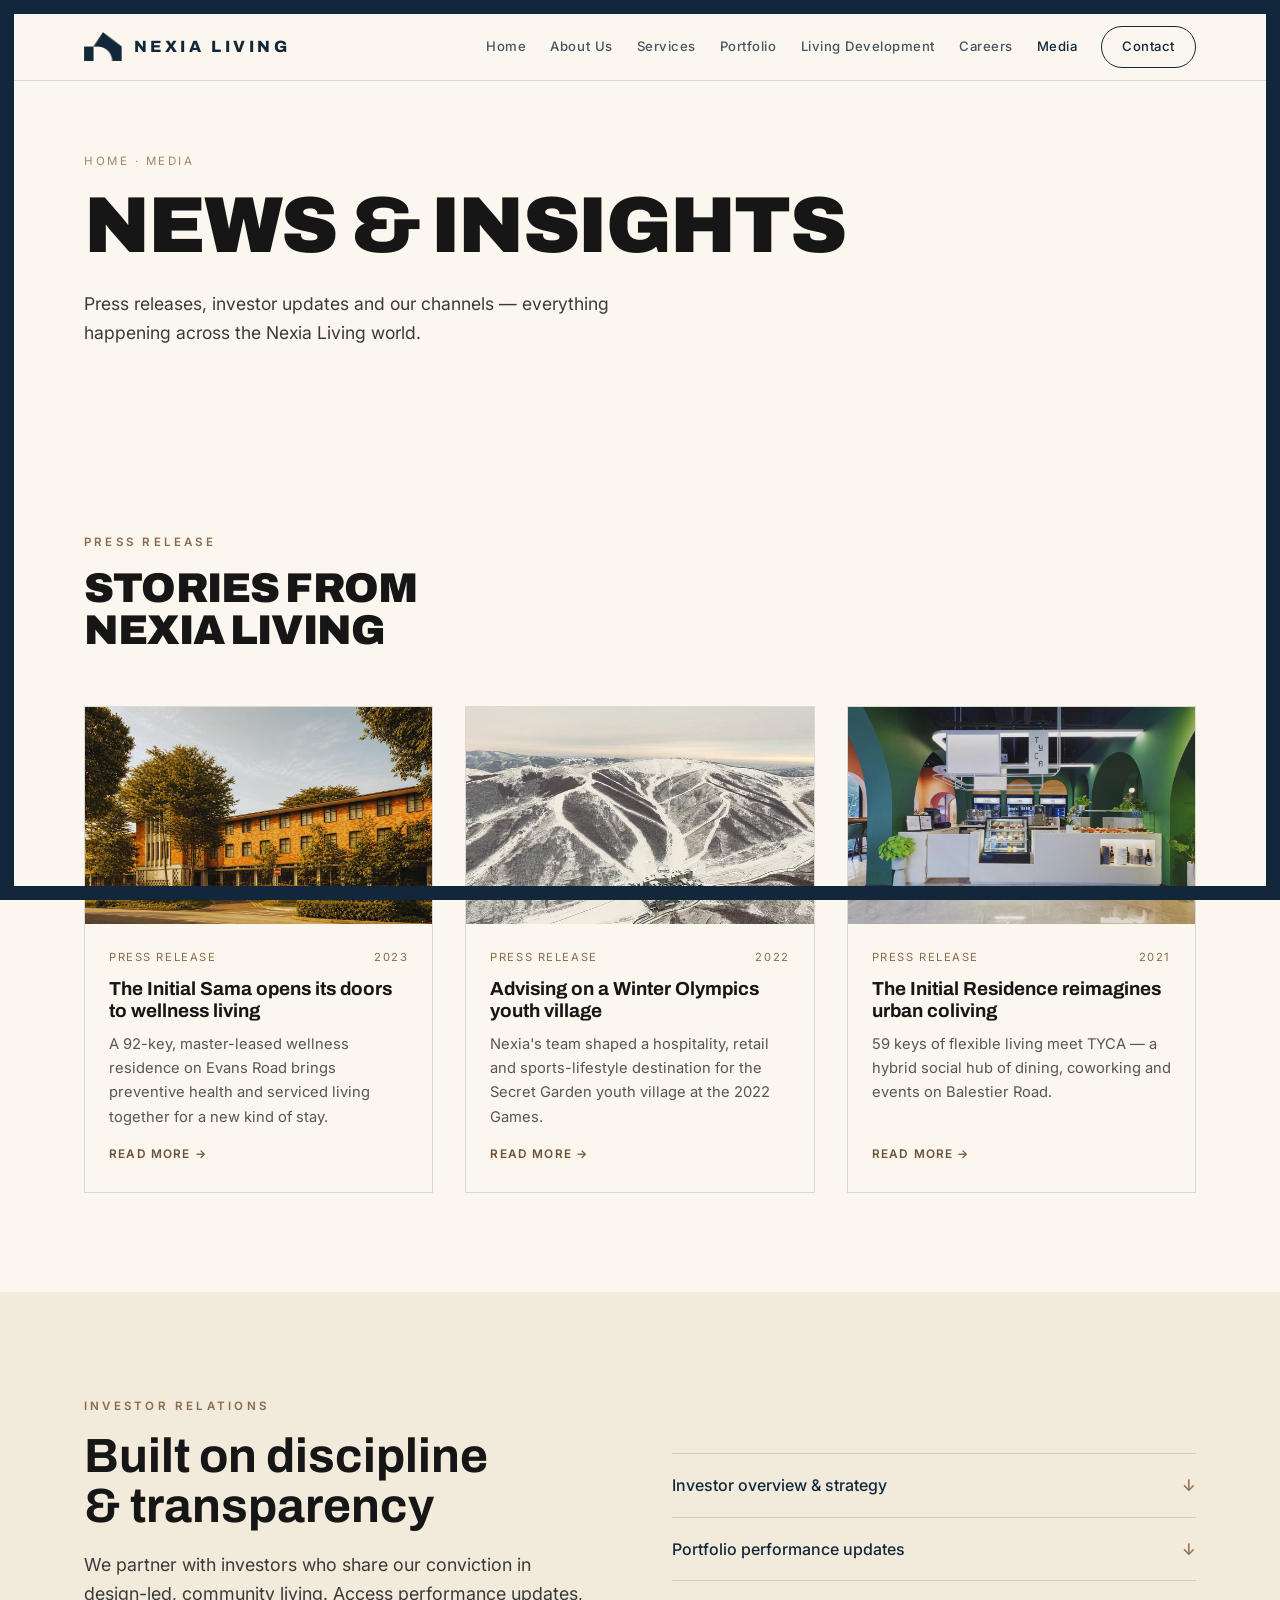
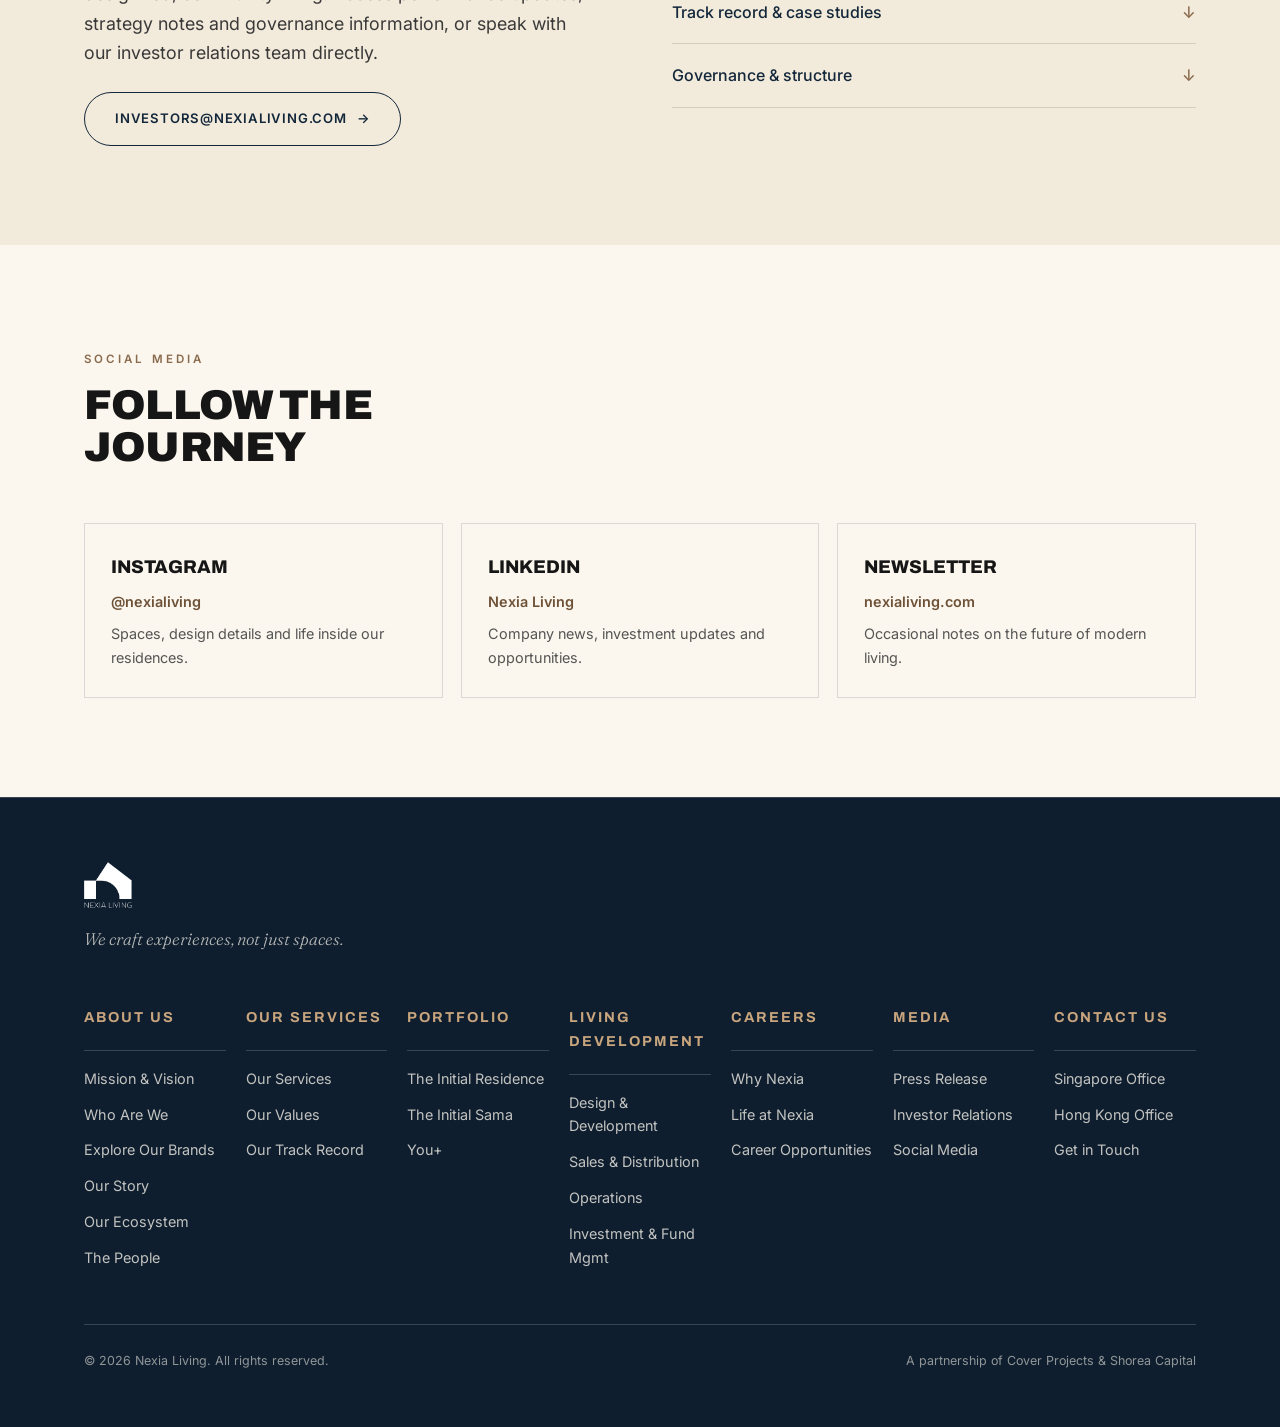
<file: media.html>
<!DOCTYPE html>
<html lang="en">
<head>
<meta charset="UTF-8">
<meta name="viewport" content="width=device-width, initial-scale=1.0">
<title>Media — Nexia Living</title>
<meta name="description" content="Press releases, investor relations and social channels from Nexia Living.">
<link rel="preconnect" href="https://fonts.googleapis.com">
<link rel="preconnect" href="https://fonts.gstatic.com" crossorigin>
<link href="https://fonts.googleapis.com/css2?family=Archivo:wght@500;600;700;800;900&family=Inter:wght@400;500;600&family=Fraunces:opsz,wght@9..144,300;9..144,400&display=swap" rel="stylesheet">
<link rel="stylesheet" href="styles.css">
</head>
<body>
<div class="frame" aria-hidden="true"><span class="t"></span><span class="b"></span><span class="l"></span><span class="r"></span></div>
<header class="nav solid" id="nav">
  <div class="nav-inner">
    <a href="index.html" class="brand" aria-label="Nexia Living home"><img src="assets/mark-navy.png" alt="Nexia Living"><span class="wordmark">NEXIA&nbsp;LIVING</span></a>
    <nav class="nav-links" id="navlinks">
      <a href="index.html">Home</a>
      <a href="about.html">About Us</a>
      <div class="nav-sub">
        <a href="about.html#vision">Mission & Vision</a>
        <a href="about.html#who">Who Are We</a>
        <a href="about.html#explore-brands">Explore Our Brands</a>
        <a href="about.html#market">Market Opportunity</a>
        <a href="about.html#story">Our Story</a>
        <a href="about.html#ecosystem">Our Shareholders & Ecosystem</a>
        <a href="about.html#team">The People</a>
      </div>
      <a href="services.html">Services</a>
      <div class="nav-sub">
        <a href="services.html#services">Our Services</a>
        <a href="services.html#values">Our Values</a>
        <a href="services.html#track-record">Our Track Record</a>
      </div>
      <a href="portfolio.html">Portfolio</a>
      <div class="nav-sub">
        <a href="portfolio.html#categories">Living Categories</a>
        <a href="portfolio.html#initial-residence">The Initial Residence</a>
        <a href="portfolio.html#initial-sama">The Initial Sama</a>
        <a href="portfolio.html#youplus">You+</a>
      </div>
      <a href="living-development.html">Living Development</a>
      <div class="nav-sub">
        <a href="living-development.html#ld-successes">Design & Development Successes</a>
        <a href="living-development.html#ld-operator">Our Capabilities</a>
        <a href="living-development.html#ld-track">Track Record</a>
        <a href="living-development.html#ld-design">What We Deliver</a>
      </div>
      <a href="careers.html">Careers</a>
      <div class="nav-sub">
        <a href="careers.html#why">Why Nexia</a>
        <a href="careers.html#life">Life at Nexia</a>
        <a href="careers.html#openings">Career Opportunities</a>
      </div>
      <a href="media.html" class="active">Media</a>
      <div class="nav-sub">
        <a href="media.html#press">Press Release</a>
        <a href="media.html#investor">Investor Relations</a>
        <a href="media.html#social">Social Media</a>
      </div>
      <a href="contact.html" class="nav-cta">Contact</a>
      <div class="nav-sub">
        <a href="contact.html#singapore-office">Singapore Office</a>
        <a href="contact.html#hong-kong-office">Hong Kong Office</a>
        <a href="contact.html#get-in-touch">Get in Touch</a>
      </div>
    </nav>
    <button class="burger" id="burger" aria-label="Menu"><span></span><span></span><span></span></button>
  </div>
</header>

<section class="page-hero light">
  <div class="ph-inner">
    <span class="crumb" style="color:var(--clay)">Home · Media</span>
    <h1 style="color:var(--ink)">News &amp; insights</h1>
    <p class="intro">Press releases, investor updates and our channels — everything happening across the Nexia Living world.</p>
  </div>
</section>

<!-- PRESS RELEASE -->
<section class="pad anchor" id="press">
  <div class="wrap">
    <div class="sec-head reveal"><div><span class="eyebrow">Press release</span><h2 class="sec-title display" style="font-size:clamp(1.7rem,3.6vw,2.6rem)">Stories from<br>Nexia Living</h2></div></div>
    <div class="media-grid">
      <article class="m-card reveal"><figure><img src="assets/building-sama.jpg" alt="The Initial Sama"></figure><div class="body"><div class="tagrow"><span>Press release</span><span>2023</span></div><h3>The Initial Sama opens its doors to wellness living</h3><p>A 92-key, master-leased wellness residence on Evans Road brings preventive health and serviced living together for a new kind of stay.</p><span class="more">Read more &#8594;</span></div></article>
      <article class="m-card reveal"><figure><img src="assets/tr-olympics.jpg" alt="Winter Olympics 2022 advisory"></figure><div class="body"><div class="tagrow"><span>Press release</span><span>2022</span></div><h3>Advising on a Winter Olympics youth village</h3><p>Nexia's team shaped a hospitality, retail and sports-lifestyle destination for the Secret Garden youth village at the 2022 Games.</p><span class="more">Read more &#8594;</span></div></article>
      <article class="m-card reveal"><figure><img src="assets/initial-tyca.jpg" alt="The Initial Residence and TYCA"></figure><div class="body"><div class="tagrow"><span>Press release</span><span>2021</span></div><h3>The Initial Residence reimagines urban coliving</h3><p>59 keys of flexible living meet TYCA — a hybrid social hub of dining, coworking and events on Balestier Road.</p><span class="more">Read more &#8594;</span></div></article>
    </div>
  </div>
</section>

<!-- INVESTOR RELATIONS -->
<section class="press pad anchor" id="investor">
  <div class="wrap">
    <div class="press-grid">
      <div class="reveal">
        <span class="eyebrow">Investor relations</span>
        <h2>Built on discipline<br>&amp; transparency</h2>
        <p class="lead" style="margin-top:18px">We partner with investors who share our conviction in design-led, community living. Access performance updates, strategy notes and governance information, or speak with our investor relations team directly.</p>
        <p style="margin-top:24px"><a href="mailto:investors@nexialiving.com" class="btn">investors@nexialiving.com <span>&#8594;</span></a></p>
      </div>
      <div class="reveal">
        <div class="kit-list">
          <a href="mailto:investors@nexialiving.com?subject=Investor%20Overview"><span>Investor overview &amp; strategy</span><span class="arr">&#8595;</span></a>
          <a href="mailto:investors@nexialiving.com?subject=Portfolio%20Performance"><span>Portfolio performance updates</span><span class="arr">&#8595;</span></a>
          <a href="mailto:investors@nexialiving.com?subject=Track%20Record"><span>Track record &amp; case studies</span><span class="arr">&#8595;</span></a>
          <a href="mailto:investors@nexialiving.com?subject=Governance"><span>Governance &amp; structure</span><span class="arr">&#8595;</span></a>
        </div>
      </div>
    </div>
  </div>
</section>

<!-- SOCIAL MEDIA -->
<section class="pad anchor" id="social">
  <div class="wrap">
    <div class="sec-head reveal"><div><span class="eyebrow">Social media</span><h2 class="sec-title display" style="font-size:clamp(1.7rem,3.6vw,2.6rem)">Follow the<br>journey</h2></div></div>
    <div class="social-list">
      <a class="social-card reveal" href="https://instagram.com/nexialiving" target="_blank" rel="noopener"><span class="ch">Instagram</span><span class="handle">@nexialiving</span><span class="desc">Spaces, design details and life inside our residences.</span></a>
      <a class="social-card reveal" href="https://www.linkedin.com/company/nexialiving" target="_blank" rel="noopener"><span class="ch">LinkedIn</span><span class="handle">Nexia Living</span><span class="desc">Company news, investment updates and opportunities.</span></a>
      <a class="social-card reveal" href="https://www.nexialiving.com" target="_blank" rel="noopener"><span class="ch">Newsletter</span><span class="handle">nexialiving.com</span><span class="desc">Occasional notes on the future of modern living.</span></a>
    </div>
  </div>
</section>

<footer class="foot">
  <div class="wrap">
    <div class="foot-brand-row foot-brand">
      <img src="assets/logo-white.png" alt="Nexia Living"><p class="tag">We craft experiences, not just spaces.</p>
    </div>
    <div class="foot-map">
      <div class="foot-col"><h4><a href="about.html">About Us</a></h4>
        <a href="about.html#vision">Mission &amp; Vision</a>
        <a href="about.html#who">Who Are We</a>
        <a href="about.html#explore-brands">Explore Our Brands</a>
        <a href="about.html#story">Our Story</a>
        <a href="about.html#ecosystem">Our Ecosystem</a>
        <a href="about.html#team">The People</a>
      </div>
      <div class="foot-col"><h4><a href="services.html">Our Services</a></h4>
        <a href="services.html#services">Our Services</a>
        <a href="services.html#values">Our Values</a>
        <a href="services.html#track-record">Our Track Record</a>
      </div>
      <div class="foot-col"><h4><a href="portfolio.html">Portfolio</a></h4>
        <a href="portfolio.html#initial-residence">The Initial Residence</a>
        <a href="portfolio.html#initial-sama">The Initial Sama</a>
        <a href="portfolio.html#youplus">You+</a>
      </div>
      <div class="foot-col"><h4><a href="living-development.html">Living Development</a></h4>
        <a href="living-development.html#ld-design">Design &amp; Development</a>
        <a href="living-development.html#ld-sales">Sales &amp; Distribution</a>
        <a href="living-development.html#ld-operations">Operations</a>
        <a href="living-development.html#ld-capital">Investment &amp; Fund Mgmt</a>
      </div>
      <div class="foot-col"><h4><a href="careers.html">Careers</a></h4>
        <a href="careers.html#why">Why Nexia</a>
        <a href="careers.html#life">Life at Nexia</a>
        <a href="careers.html#openings">Career Opportunities</a>
      </div>
      <div class="foot-col"><h4><a href="media.html">Media</a></h4>
        <a href="media.html#press">Press Release</a>
        <a href="media.html#investor">Investor Relations</a>
        <a href="media.html#social">Social Media</a>
      </div>
      <div class="foot-col"><h4><a href="contact.html">Contact Us</a></h4>
        <a href="contact.html#singapore-office">Singapore Office</a>
        <a href="contact.html#hong-kong-office">Hong Kong Office</a>
        <a href="contact.html#get-in-touch">Get in Touch</a>
      </div>
    </div>
    <div class="foot-bottom"><span>© 2026 Nexia Living. All rights reserved.</span><span>A partnership of Cover Projects &amp; Shorea Capital</span></div>
  </div>
</footer>
<script src="shared.js"></script>
</body>
</html>
</file>
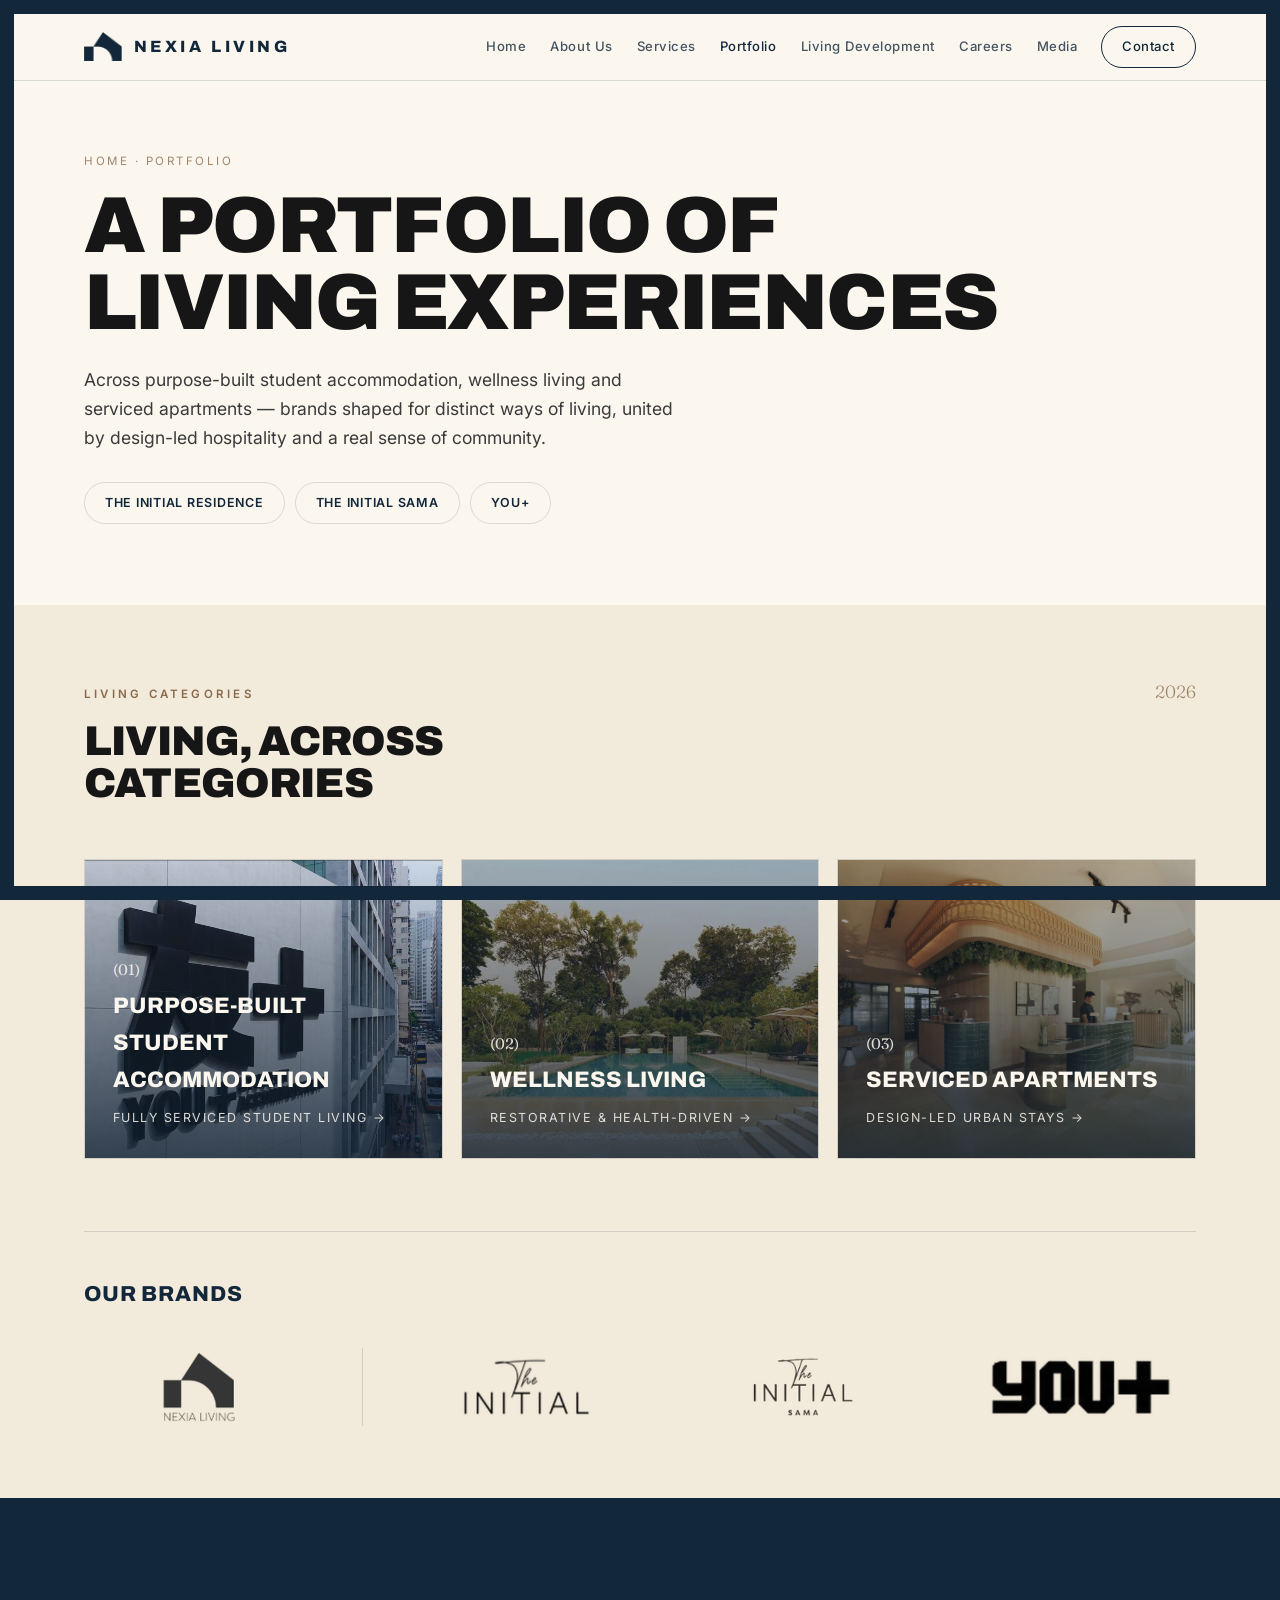
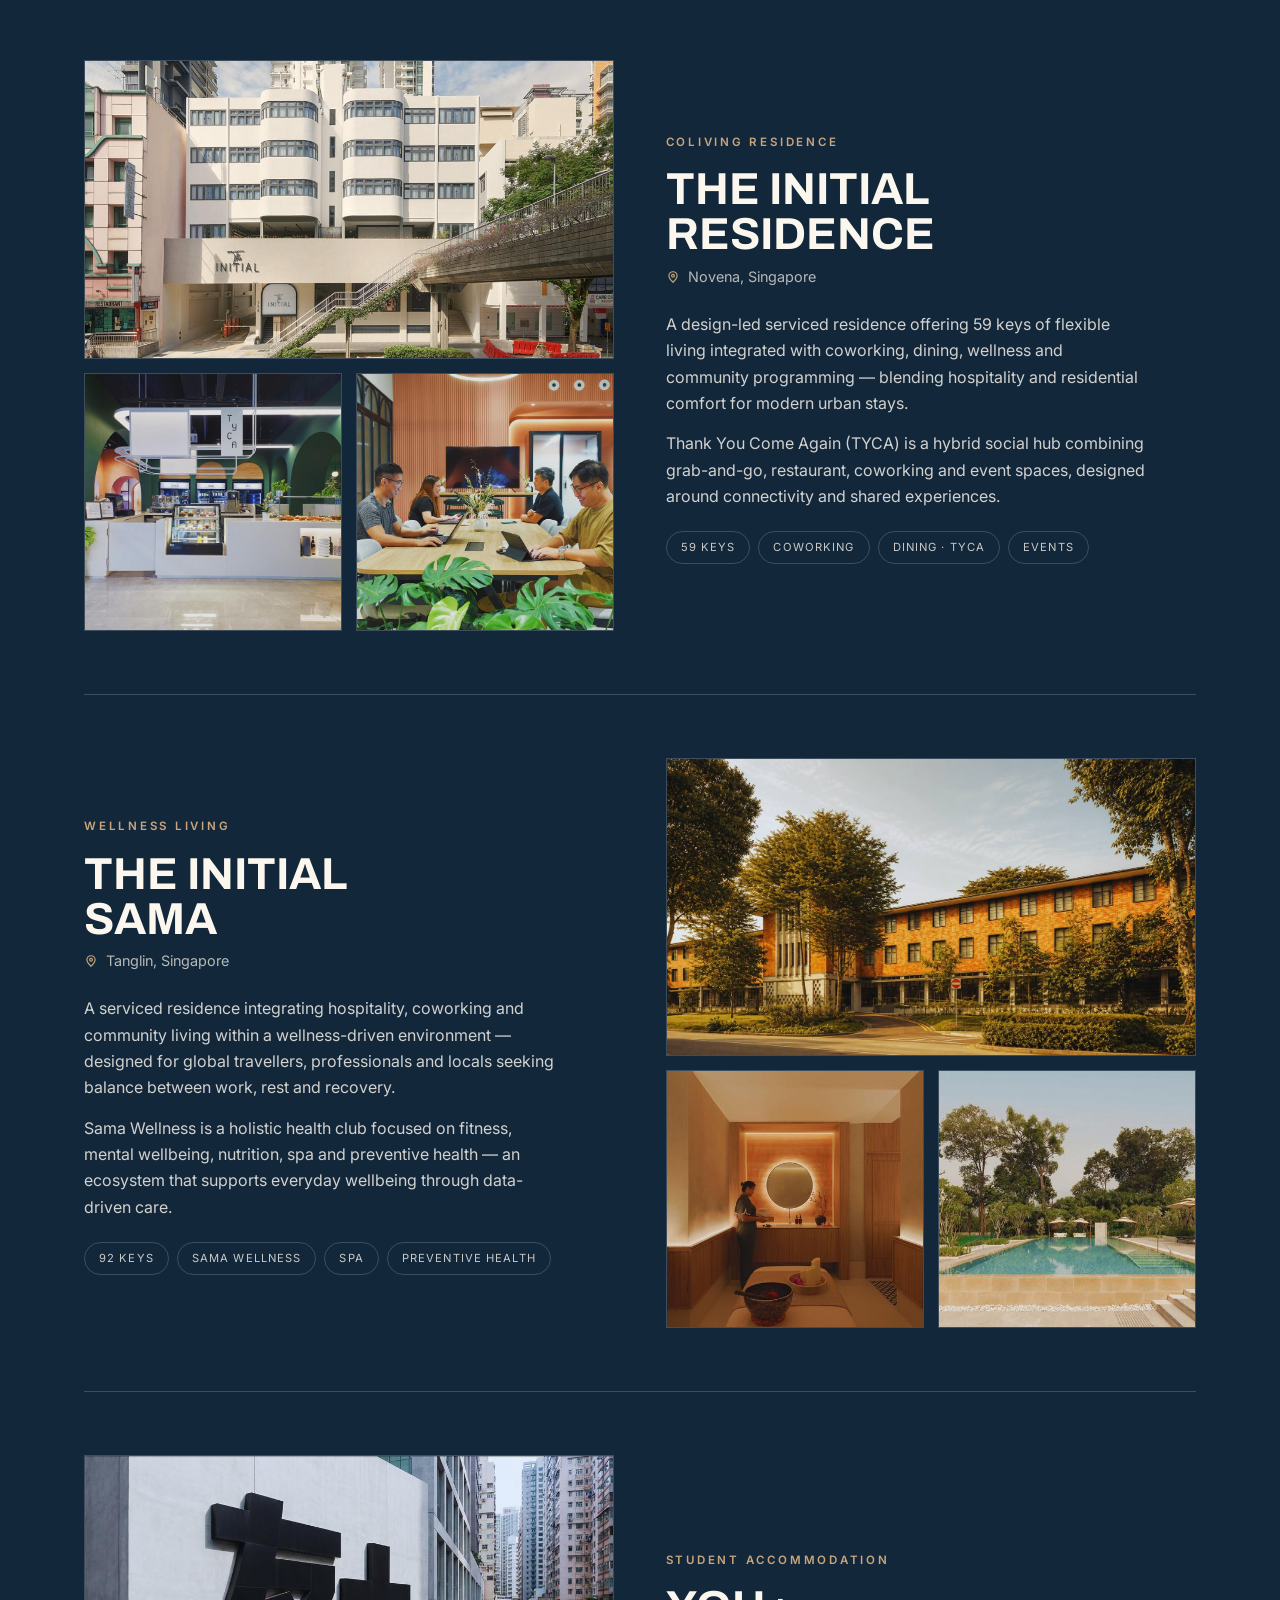
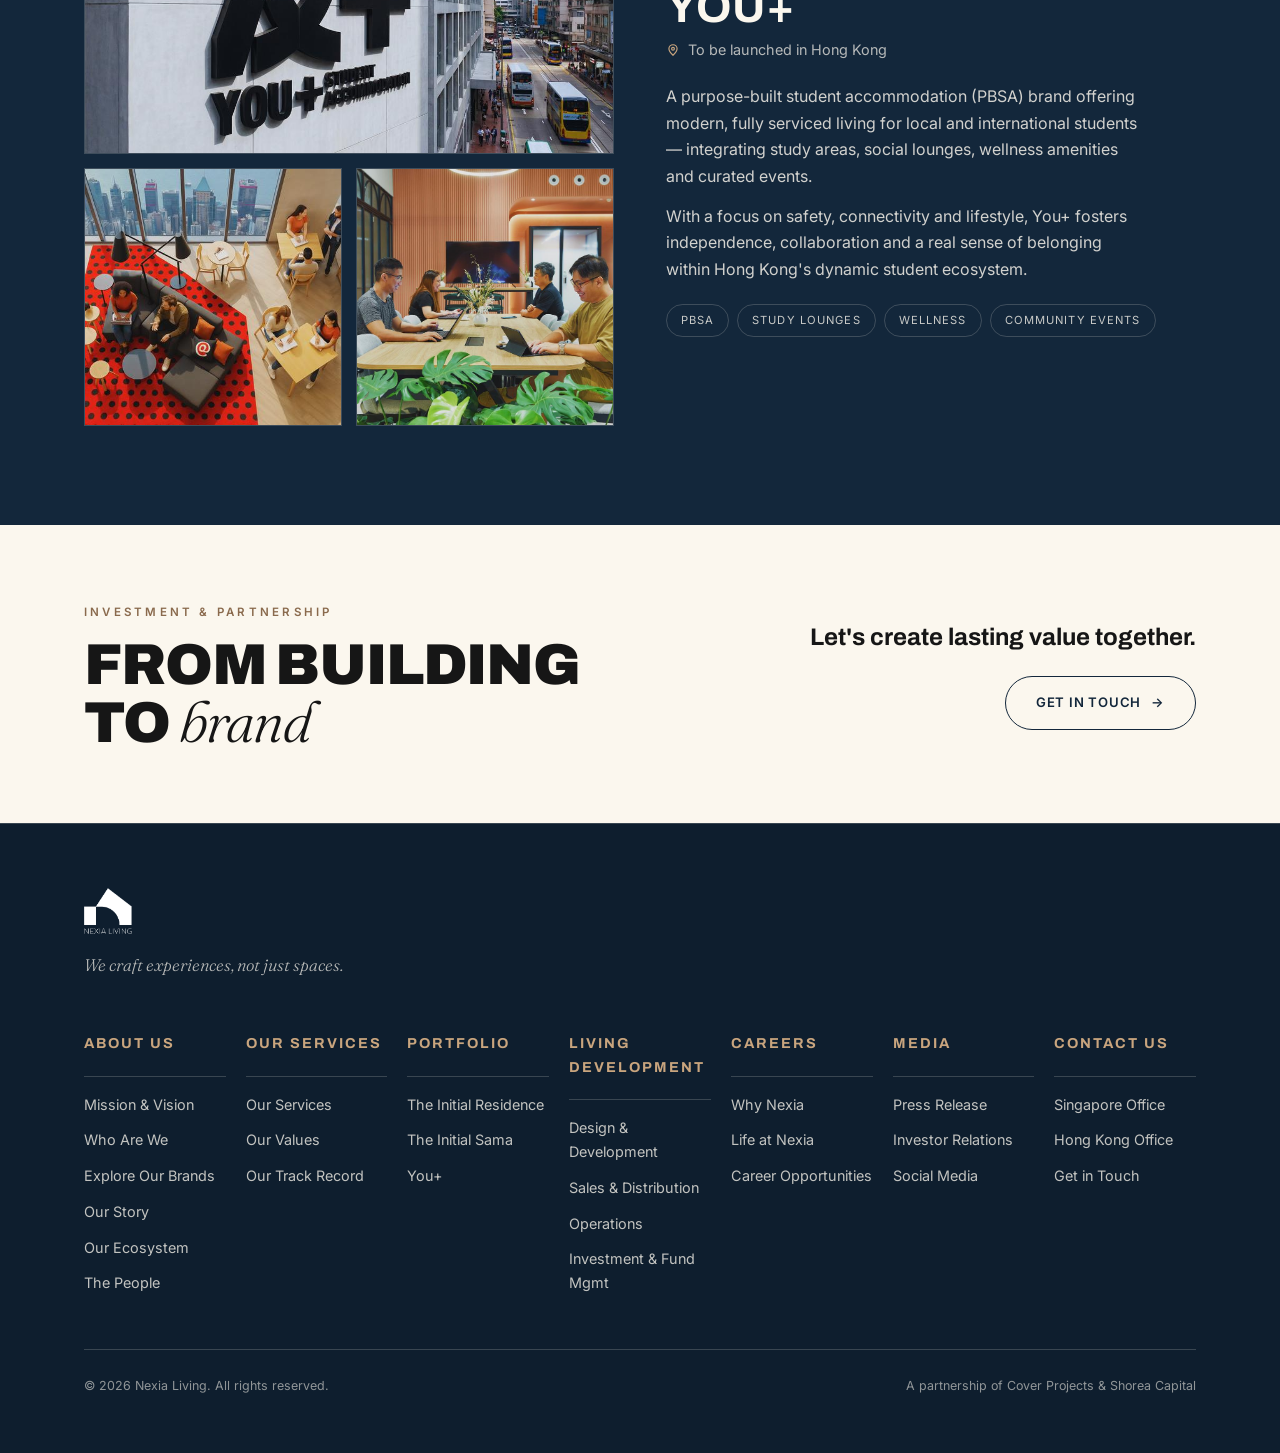
<file: portfolio.html>
<!DOCTYPE html>
<html lang="en">
<head>
<meta charset="UTF-8">
<meta name="viewport" content="width=device-width, initial-scale=1.0">
<title>Portfolio — Nexia Living</title>
<meta name="description" content="A portfolio of living experiences — The Initial Residence, The Initial Sama and You+.">
<link rel="preconnect" href="https://fonts.googleapis.com">
<link rel="preconnect" href="https://fonts.gstatic.com" crossorigin>
<link href="https://fonts.googleapis.com/css2?family=Archivo:wght@500;600;700;800;900&family=Inter:wght@400;500;600&family=Fraunces:opsz,wght@9..144,300;9..144,400&display=swap" rel="stylesheet">
<link rel="stylesheet" href="styles.css">
</head>
<body>
<div class="frame" aria-hidden="true"><span class="t"></span><span class="b"></span><span class="l"></span><span class="r"></span></div>

<header class="nav solid" id="nav">
  <div class="nav-inner">
    <a href="index.html" class="brand" aria-label="Nexia Living home"><img src="assets/mark-navy.png" alt="Nexia Living"><span class="wordmark">NEXIA&nbsp;LIVING</span></a>
    <nav class="nav-links" id="navlinks">
      <a href="index.html">Home</a>
      <a href="about.html">About Us</a>
      <div class="nav-sub">
        <a href="about.html#vision">Mission & Vision</a>
        <a href="about.html#who">Who Are We</a>
        <a href="about.html#explore-brands">Explore Our Brands</a>
        <a href="about.html#market">Market Opportunity</a>
        <a href="about.html#story">Our Story</a>
        <a href="about.html#ecosystem">Our Shareholders & Ecosystem</a>
        <a href="about.html#team">The People</a>
      </div>
      <a href="services.html">Services</a>
      <div class="nav-sub">
        <a href="services.html#services">Our Services</a>
        <a href="services.html#values">Our Values</a>
        <a href="services.html#track-record">Our Track Record</a>
      </div>
      <a href="portfolio.html" class="active">Portfolio</a>
      <div class="nav-sub">
        <a href="portfolio.html#categories">Living Categories</a>
        <a href="portfolio.html#initial-residence">The Initial Residence</a>
        <a href="portfolio.html#initial-sama">The Initial Sama</a>
        <a href="portfolio.html#youplus">You+</a>
      </div>
      <a href="living-development.html">Living Development</a>
      <div class="nav-sub">
        <a href="living-development.html#ld-successes">Design & Development Successes</a>
        <a href="living-development.html#ld-operator">Our Capabilities</a>
        <a href="living-development.html#ld-track">Track Record</a>
        <a href="living-development.html#ld-design">What We Deliver</a>
      </div>
      <a href="careers.html">Careers</a>
      <div class="nav-sub">
        <a href="careers.html#why">Why Nexia</a>
        <a href="careers.html#life">Life at Nexia</a>
        <a href="careers.html#openings">Career Opportunities</a>
      </div>
      <a href="media.html">Media</a>
      <div class="nav-sub">
        <a href="media.html#press">Press Release</a>
        <a href="media.html#investor">Investor Relations</a>
        <a href="media.html#social">Social Media</a>
      </div>
      <a href="contact.html" class="nav-cta">Contact</a>
      <div class="nav-sub">
        <a href="contact.html#singapore-office">Singapore Office</a>
        <a href="contact.html#hong-kong-office">Hong Kong Office</a>
        <a href="contact.html#get-in-touch">Get in Touch</a>
      </div>
    </nav>
    <button class="burger" id="burger" aria-label="Menu"><span></span><span></span><span></span></button>
  </div>
</header>

<!-- PAGE HERO -->
<section class="page-hero light">
  <div class="ph-inner">
    <span class="crumb" style="color:var(--clay)">Home · Portfolio</span>
    <h1 style="color:var(--ink)">A portfolio of<br>living experiences</h1>
    <p class="intro">Across purpose-built student accommodation, wellness living and serviced apartments — brands shaped for distinct ways of living, united by design-led hospitality and a real sense of community.</p>
    <div class="brand-strip reveal">
      <a href="#initial-residence">The Initial Residence</a>
      <a href="#initial-sama">The Initial Sama</a>
      <a href="#youplus">You+</a>
    </div>
  </div>
</section>

<!-- LIVING CATEGORIES -->
<section class="pad-s anchor" id="categories" style="background:var(--cream-2)">
  <div class="wrap">
    <div class="sec-head reveal">
      <div><span class="eyebrow">Living categories</span>
        <h2 class="sec-title display" style="font-size:clamp(1.7rem,3.6vw,2.6rem)">Living, across<br>categories</h2></div>
      <span class="yr">2026</span>
    </div>
    <div class="explore">
      <a class="ex-card reveal" href="#youplus">
        <img src="assets/youplus-building.jpg" alt="Purpose-built student accommodation">
        <div class="ex-cap"><span class="k">(01)</span><h3>Purpose-Built Student Accommodation</h3><span class="go">Fully serviced student living &#8594;</span></div>
      </a>
      <a class="ex-card reveal" href="#initial-sama">
        <img src="assets/sama-pool.jpg" alt="Wellness living">
        <div class="ex-cap"><span class="k">(02)</span><h3>Wellness Living</h3><span class="go">Restorative &amp; health-driven &#8594;</span></div>
      </a>
      <a class="ex-card reveal" href="#initial-residence">
        <img src="assets/hero-lobby.jpg" alt="Serviced apartments">
        <div class="ex-cap"><span class="k">(03)</span><h3>Serviced Apartments</h3><span class="go">Design-led urban stays &#8594;</span></div>
      </a>
    </div>
  </div>
</section>

<!-- OUR BRANDS (logo strip) -->
<section class="pad-s" style="background:var(--cream-2);padding-top:0">
  <div class="wrap">
    <div class="brands-strip reveal">
      <div class="lab">Our Brands</div>
      <div class="brand-logos">
        <div class="lg nexia"><img src="assets/logo-nexia.png" alt="Nexia Living"></div>
        <div class="divider"></div>
        <div class="lg"><img src="assets/logo-initial.png" alt="The Initial"></div>
        <div class="lg"><img src="assets/logo-initial-sama.png" alt="The Initial Sama"></div>
        <div class="lg"><img src="assets/logo-youplus.png" alt="You+"></div>
      </div>
    </div>
  </div>
</section>

<!-- BRANDS -->
<section class="brands pad" id="brands">
  <div class="wrap">

    <div class="brand-block reveal anchor" id="initial-residence">
      <div class="brand-media media">
        <figure><img src="assets/tr-initial.jpg" alt="The Initial Residence exterior"></figure>
        <figure><img src="assets/initial-tyca.jpg" alt="TYCA social hub"></figure>
        <figure><img src="assets/initial-cowork.jpg" alt="Coworking lounge"></figure>
      </div>
      <div class="brand-info">
        <span class="k">Coliving Residence</span>
        <h3>The Initial<br>Residence</h3>
        <div class="loc"><svg viewBox="0 0 24 24" fill="none" stroke="currentColor" stroke-width="2"><path d="M12 21s-7-6.4-7-11a7 7 0 0 1 14 0c0 4.6-7 11-7 11Z"/><circle cx="12" cy="10" r="2.4"/></svg>Novena, Singapore</div>
        <p>A design-led serviced residence offering 59 keys of flexible living integrated with coworking, dining, wellness and community programming — blending hospitality and residential comfort for modern urban stays.</p>
        <p>Thank You Come Again (TYCA) is a hybrid social hub combining grab-and-go, restaurant, coworking and event spaces, designed around connectivity and shared experiences.</p>
        <div class="brand-tags"><span>59 Keys</span><span>Coworking</span><span>Dining · TYCA</span><span>Events</span></div>
      </div>
    </div>

    <div class="brand-block rev reveal anchor" id="initial-sama">
      <div class="brand-media media">
        <figure><img src="assets/building-sama.jpg" alt="The Initial Sama exterior"></figure>
        <figure><img src="assets/sama-spa.jpg" alt="Sama wellness spa"></figure>
        <figure><img src="assets/sama-pool.jpg" alt="Sama resort pool"></figure>
      </div>
      <div class="brand-info">
        <span class="k">Wellness Living</span>
        <h3>The Initial<br>Sama</h3>
        <div class="loc"><svg viewBox="0 0 24 24" fill="none" stroke="currentColor" stroke-width="2"><path d="M12 21s-7-6.4-7-11a7 7 0 0 1 14 0c0 4.6-7 11-7 11Z"/><circle cx="12" cy="10" r="2.4"/></svg>Tanglin, Singapore</div>
        <p>A serviced residence integrating hospitality, coworking and community living within a wellness-driven environment — designed for global travellers, professionals and locals seeking balance between work, rest and recovery.</p>
        <p>Sama Wellness is a holistic health club focused on fitness, mental wellbeing, nutrition, spa and preventive health — an ecosystem that supports everyday wellbeing through data-driven care.</p>
        <div class="brand-tags"><span>92 Keys</span><span>Sama Wellness</span><span>Spa</span><span>Preventive Health</span></div>
      </div>
    </div>

    <div class="brand-block reveal anchor" id="youplus">
      <div class="brand-media media">
        <figure><img src="assets/youplus-building.jpg" alt="You+ student living in Hong Kong"></figure>
        <figure><img src="assets/youplus-social.jpg" alt="You+ social lounge"></figure>
        <figure><img src="assets/initial-cowork.jpg" alt="You+ study space"></figure>
      </div>
      <div class="brand-info">
        <span class="k">Student Accommodation</span>
        <h3>You+</h3>
        <div class="loc"><svg viewBox="0 0 24 24" fill="none" stroke="currentColor" stroke-width="2"><path d="M12 21s-7-6.4-7-11a7 7 0 0 1 14 0c0 4.6-7 11-7 11Z"/><circle cx="12" cy="10" r="2.4"/></svg>To be launched in Hong Kong</div>
        <p>A purpose-built student accommodation (PBSA) brand offering modern, fully serviced living for local and international students — integrating study areas, social lounges, wellness amenities and curated events.</p>
        <p>With a focus on safety, connectivity and lifestyle, You+ fosters independence, collaboration and a real sense of belonging within Hong Kong's dynamic student ecosystem.</p>
        <div class="brand-tags"><span>PBSA</span><span>Study Lounges</span><span>Wellness</span><span>Community Events</span></div>
      </div>
    </div>

  </div>
</section>

<!-- CTA -->
<section class="pad-s">
  <div class="wrap">
    <div class="cta-grid">
      <div class="reveal"><span class="eyebrow">Investment &amp; partnership</span><h2 class="display" style="font-size:clamp(2.2rem,5vw,3.6rem);line-height:.98;color:var(--ink);margin-top:14px">From building<br>to <em>brand</em></h2></div>
      <div class="right reveal" style="justify-self:end"><span class="em">Let's create lasting value together.</span><a href="contact.html" class="btn">Get in touch <span>&#8594;</span></a></div>
    </div>
  </div>
</section>

<!-- FOOTER -->
<footer class="foot">
  <div class="wrap">
    <div class="foot-brand-row foot-brand">
      <img src="assets/logo-white.png" alt="Nexia Living"><p class="tag">We craft experiences, not just spaces.</p>
    </div>
    <div class="foot-map">
      <div class="foot-col"><h4><a href="about.html">About Us</a></h4>
        <a href="about.html#vision">Mission &amp; Vision</a>
        <a href="about.html#who">Who Are We</a>
        <a href="about.html#explore-brands">Explore Our Brands</a>
        <a href="about.html#story">Our Story</a>
        <a href="about.html#ecosystem">Our Ecosystem</a>
        <a href="about.html#team">The People</a>
      </div>
      <div class="foot-col"><h4><a href="services.html">Our Services</a></h4>
        <a href="services.html#services">Our Services</a>
        <a href="services.html#values">Our Values</a>
        <a href="services.html#track-record">Our Track Record</a>
      </div>
      <div class="foot-col"><h4><a href="portfolio.html">Portfolio</a></h4>
        <a href="portfolio.html#initial-residence">The Initial Residence</a>
        <a href="portfolio.html#initial-sama">The Initial Sama</a>
        <a href="portfolio.html#youplus">You+</a>
      </div>
      <div class="foot-col"><h4><a href="living-development.html">Living Development</a></h4>
        <a href="living-development.html#ld-design">Design &amp; Development</a>
        <a href="living-development.html#ld-sales">Sales &amp; Distribution</a>
        <a href="living-development.html#ld-operations">Operations</a>
        <a href="living-development.html#ld-capital">Investment &amp; Fund Mgmt</a>
      </div>
      <div class="foot-col"><h4><a href="careers.html">Careers</a></h4>
        <a href="careers.html#why">Why Nexia</a>
        <a href="careers.html#life">Life at Nexia</a>
        <a href="careers.html#openings">Career Opportunities</a>
      </div>
      <div class="foot-col"><h4><a href="media.html">Media</a></h4>
        <a href="media.html#press">Press Release</a>
        <a href="media.html#investor">Investor Relations</a>
        <a href="media.html#social">Social Media</a>
      </div>
      <div class="foot-col"><h4><a href="contact.html">Contact Us</a></h4>
        <a href="contact.html#singapore-office">Singapore Office</a>
        <a href="contact.html#hong-kong-office">Hong Kong Office</a>
        <a href="contact.html#get-in-touch">Get in Touch</a>
      </div>
    </div>
    <div class="foot-bottom"><span>© 2026 Nexia Living. All rights reserved.</span><span>A partnership of Cover Projects &amp; Shorea Capital</span></div>
  </div>
</footer>
<script src="shared.js"></script>
</body>
</html>
</file>
<file: styles.css>
/* ============================================================
   NEXIA LIVING — shared styles
   ============================================================ */
:root{
  --navy:#13273B;
  --navy-2:#0E1E2E;
  --cream:#FBF7EE;
  --cream-2:#F2EADA;
  --ink:#161616;
  --clay:#8A6A4D;
  --clay-2:#C9A57E;
  --clay-deep:#6E5238;
  --line:rgba(19,39,59,.14);
  --line-light:rgba(251,247,238,.18);
  --frame:14px;
  --maxw:1240px;
}
*{box-sizing:border-box;margin:0;padding:0}
html{scroll-behavior:smooth}
body{
  font-family:'Inter',system-ui,sans-serif;
  background:var(--cream);
  color:var(--ink);
  line-height:1.65;
  -webkit-font-smoothing:antialiased;
  overflow-x:hidden;
}
::selection{background:var(--clay);color:#fff}
a{color:inherit;text-decoration:none}
img{display:block;max-width:100%}

/* ---- Signature: deck-style navy frame ---- */
.frame{position:fixed;inset:0;z-index:200;pointer-events:none}
.frame span{position:fixed;background:var(--navy)}
.frame .t{top:0;left:0;right:0;height:var(--frame)}
.frame .b{bottom:0;left:0;right:0;height:var(--frame)}
.frame .l{top:0;bottom:0;left:0;width:var(--frame)}
.frame .r{top:0;bottom:0;right:0;width:var(--frame)}

.wrap{max-width:var(--maxw);margin:0 auto;padding:0 clamp(20px,5vw,64px)}

/* ---- Type ---- */
.display{font-family:'Archivo',sans-serif;font-weight:900;line-height:.98;letter-spacing:-.02em;text-transform:uppercase}
.eyebrow{font-family:'Inter';font-weight:600;font-size:.72rem;letter-spacing:.28em;text-transform:uppercase;color:var(--clay)}
.num{font-family:'Fraunces',serif;font-weight:300}
h1,h2,h3{font-family:'Archivo',sans-serif}
.lead{font-size:1.12rem;color:#3a3a3a;max-width:46ch}
.lead + .lead{margin-top:18px}

/* ---- Nav ---- */
header.nav{position:fixed;top:var(--frame);left:var(--frame);right:var(--frame);z-index:150;
  transition:background .35s ease, box-shadow .35s ease, padding .35s ease;padding:18px 0}
header.nav.scrolled{background:rgba(251,247,238,.92);backdrop-filter:blur(12px);box-shadow:0 1px 0 var(--line);padding:12px 0}
header.nav.solid{background:var(--cream)}
.nav-inner{max-width:var(--maxw);margin:0 auto;padding:0 clamp(20px,5vw,64px);display:flex;align-items:center;justify-content:space-between}
.brand{display:flex;align-items:center;gap:12px}
.brand img{height:34px;width:auto;transition:height .35s ease}
header.nav.scrolled .brand img{height:29px}
.brand .wordmark{font-family:'Archivo';font-weight:800;font-size:1.02rem;letter-spacing:.22em;color:var(--navy);line-height:1}
.nav-links{display:flex;align-items:center;gap:28px}
.nav-links a{font-size:.82rem;font-weight:500;letter-spacing:.04em;color:var(--navy);opacity:.78;transition:opacity .2s}
.nav-links a:hover,.nav-links a.active{opacity:1}
.nav-cta{border:1.5px solid var(--navy);border-radius:40px;padding:9px 20px !important;opacity:1 !important;transition:background .25s,color .25s}
.nav-cta:hover{background:var(--navy);color:var(--cream)}
.burger{display:none;flex-direction:column;gap:5px;background:none;border:0;cursor:pointer;padding:6px}
.burger span{width:26px;height:2px;background:var(--navy);transition:.3s}
.burger.open span:nth-child(1){transform:translateY(7px) rotate(45deg)}
.burger.open span:nth-child(2){opacity:0}
.burger.open span:nth-child(3){transform:translateY(-7px) rotate(-45deg)}

/* ---- Page hero (interior pages) ---- */
.page-hero{position:relative;padding:calc(var(--frame) + 132px) 0 clamp(56px,9vh,104px);overflow:hidden}
.page-hero.dark{background:var(--navy);color:var(--cream)}
.page-hero.dark .eyebrow{color:var(--clay-2)}
.page-hero .ph-inner{max-width:var(--maxw);margin:0 auto;padding:0 clamp(20px,5vw,64px)}
.page-hero h1{font-family:'Archivo';font-weight:900;text-transform:uppercase;letter-spacing:-.02em;
  line-height:.96;font-size:clamp(2.4rem,6.2vw,5rem);margin-top:16px}
.page-hero h1 em{font-family:'Fraunces';font-style:italic;font-weight:300;text-transform:none}
.page-hero p.intro{margin-top:24px;max-width:54ch;font-size:1.1rem;color:rgba(251,247,238,.82)}
.page-hero.light p.intro{color:#3a3a3a}
.crumb{font-size:.72rem;letter-spacing:.22em;text-transform:uppercase;color:var(--clay-2);opacity:.8}

/* ---- Sections ---- */
section{position:relative}
.pad{padding:clamp(72px,11vh,140px) 0}
.pad-s{padding:clamp(54px,8vh,96px) 0}
.sec-head{display:flex;justify-content:space-between;align-items:baseline;gap:24px;margin-bottom:54px;flex-wrap:wrap}
.sec-head .yr{font-family:'Fraunces';font-weight:300;font-size:1.1rem;color:var(--clay);opacity:.8}
.sec-title{font-size:clamp(1.9rem,4.4vw,3.4rem);line-height:1.02;color:var(--ink);margin-top:14px}
.reveal{opacity:0;transform:translateY(30px);transition:opacity .8s ease, transform .8s cubic-bezier(.2,.7,.2,1)}
.reveal.in{opacity:1;transform:none}
@media (prefers-reduced-motion:reduce){
  .reveal{opacity:1;transform:none;transition:none}
}

/* ---- Buttons ---- */
.btn{display:inline-flex;align-items:center;gap:10px;font-family:'Inter';font-weight:600;font-size:.82rem;
  letter-spacing:.06em;text-transform:uppercase;padding:15px 30px;border-radius:44px;border:1.5px solid var(--navy);
  color:var(--navy);transition:background .25s,color .25s,transform .25s}
.btn:hover{background:var(--navy);color:var(--cream);transform:translateY(-2px)}
.btn.light{border-color:var(--cream);color:var(--cream)}
.btn.light:hover{background:var(--cream);color:var(--navy)}
.btn.fill{background:var(--navy);color:var(--cream)}
.btn.fill:hover{background:var(--clay-deep);border-color:var(--clay-deep)}

/* ---- HOME hero (full bleed) ---- */
.hero{position:relative;min-height:100vh;display:flex;align-items:flex-end;padding:var(--frame)}
.hero-media{position:absolute;left:var(--frame);right:var(--frame);bottom:var(--frame);top:calc(var(--frame) + 92px);overflow:hidden;border-top:1px solid var(--line)}
.hero-media img{width:100%;height:100%;object-fit:cover;transform:scale(1.06);animation:slowzoom 18s ease-out forwards}
@keyframes slowzoom{to{transform:scale(1)}}
.hero-media::after{content:"";position:absolute;inset:0;
  background:linear-gradient(180deg,rgba(14,30,46,.55) 0%,rgba(14,30,46,.15) 38%,rgba(14,30,46,.72) 100%)}
.hero-inner{position:relative;z-index:2;width:100%;max-width:var(--maxw);margin:0 auto;
  padding:0 clamp(20px,5vw,64px) clamp(48px,8vh,96px);color:var(--cream)}
.hero-logo{width:clamp(96px,12vw,150px);margin-bottom:34px;opacity:0;animation:fadeUp .9s .2s forwards}
.hero h1{font-family:'Archivo';font-weight:900;text-transform:uppercase;letter-spacing:-.02em;
  line-height:.96;font-size:clamp(2.6rem,7vw,6.4rem);max-width:16ch}
.hero h1 .ln{display:block;overflow:hidden}
.hero h1 .ln span{display:block;transform:translateY(105%);animation:rise .9s cubic-bezier(.2,.7,.2,1) forwards}
.hero h1 .ln:nth-child(2) span{animation-delay:.12s}
.hero h1 em{font-family:'Fraunces';font-style:italic;font-weight:300;text-transform:none;letter-spacing:0;color:var(--cream)}
@keyframes rise{to{transform:translateY(0)}}
.hero-sub{margin-top:26px;display:flex;align-items:center;gap:22px;flex-wrap:wrap;opacity:0;animation:fadeUp .9s .55s forwards}
.hero-sub p{font-size:1.05rem;font-weight:400;max-width:34ch;opacity:.9}
.hero-tag{font-family:'Inter';font-size:.72rem;letter-spacing:.28em;text-transform:uppercase;
  border:1px solid var(--line-light);border-radius:40px;padding:9px 18px;white-space:nowrap}
.scrollcue{position:absolute;right:clamp(20px,5vw,64px);bottom:clamp(40px,7vh,80px);z-index:3;
  writing-mode:vertical-rl;font-size:.66rem;letter-spacing:.3em;text-transform:uppercase;color:var(--cream);opacity:.6;
  display:flex;align-items:center;gap:14px}
.scrollcue::after{content:"";width:1px;height:46px;background:var(--cream);opacity:.5;animation:cue 1.8s ease-in-out infinite}
@keyframes cue{0%,100%{transform:scaleY(.4);transform-origin:top}50%{transform:scaleY(1);transform-origin:top}}
@keyframes fadeUp{from{opacity:0;transform:translateY(22px)}to{opacity:1;transform:translateY(0)}}

/* ---- Intro / lifestyle meets investment ---- */
.intro-grid{display:grid;grid-template-columns:1fr 1fr;gap:clamp(40px,6vw,90px);align-items:center}
.intro-grid h2{font-size:clamp(2rem,4.4vw,3.6rem);line-height:1.02;color:var(--ink);margin:18px 0 26px}
.intro-imgs{display:grid;grid-template-columns:1fr 1fr;grid-template-rows:auto auto;gap:16px}
.intro-imgs figure{overflow:hidden;border:1px solid var(--line)}
.intro-imgs figure img{width:100%;height:100%;object-fit:cover;transition:transform .9s ease}
.intro-imgs figure:hover img{transform:scale(1.05)}
.intro-imgs .tall{grid-row:span 2;aspect-ratio:3/4.2}
.intro-imgs .wide{aspect-ratio:4/3}

/* ---- Explore cards (home) ---- */
.explore{display:grid;grid-template-columns:repeat(3,1fr);gap:18px;margin-top:8px}
.ex-card{position:relative;overflow:hidden;border:1px solid var(--line);min-height:300px;display:flex;align-items:flex-end;color:var(--cream)}
.ex-card img{position:absolute;inset:0;width:100%;height:100%;object-fit:cover;transition:transform .9s}
.ex-card:hover img{transform:scale(1.06)}
.ex-card::after{content:"";position:absolute;inset:0;background:linear-gradient(180deg,rgba(14,30,46,.1),rgba(14,30,46,.8))}
.ex-card .ex-cap{position:relative;z-index:2;padding:28px;width:100%}
.ex-card .ex-cap .k{font-family:'Fraunces';font-size:.95rem;opacity:.85}
.ex-card .ex-cap h3{font-family:'Archivo';font-weight:800;font-size:1.4rem;text-transform:uppercase;margin:6px 0 4px}
.ex-card .ex-cap .go{font-size:.78rem;letter-spacing:.12em;text-transform:uppercase;opacity:.85}

/* ---- Get in touch band ---- */
.cta-band{background:var(--navy);color:var(--cream)}
.cta-band .eyebrow{color:var(--clay-2)}
.cta-grid{display:grid;grid-template-columns:1.2fr .8fr;gap:clamp(30px,5vw,70px);align-items:center}
.cta-grid h2{font-size:clamp(2.2rem,5vw,4rem);line-height:.98;color:var(--cream);margin-top:14px}
.cta-grid h2 em{font-family:'Fraunces';font-style:italic;font-weight:300;text-transform:none}
.cta-grid .right{justify-self:end;text-align:right}
.cta-grid .right .em{font-family:'Archivo';font-weight:700;font-size:clamp(1.1rem,2vw,1.5rem);display:block;margin-bottom:18px}

/* ---- Story / stat ---- */
.story{background:var(--navy);color:var(--cream)}
.story .eyebrow{color:var(--clay-2)}
.story-grid{display:grid;grid-template-columns:1.05fr .95fr;gap:clamp(40px,6vw,80px);align-items:center}
.story figure{overflow:hidden;border:1px solid var(--line-light)}
.story figure img{width:100%;aspect-ratio:4/3.4;object-fit:cover}
.story h2{font-size:clamp(2rem,4.6vw,3.7rem);line-height:1.02;margin:16px 0 28px}
.story p{color:rgba(251,247,238,.82);max-width:50ch}
.story p + p{margin-top:18px}
.statblock{margin-top:38px;display:flex;align-items:flex-end;gap:26px;border-top:1px solid var(--line-light);padding-top:30px}
.statblock .big{font-family:'Fraunces';font-weight:300;font-size:clamp(4rem,9vw,6.6rem);line-height:.8;color:var(--cream)}
.statblock .lbl{font-size:.95rem;color:rgba(251,247,238,.78);max-width:30ch;padding-bottom:8px}
.statblock .lbl strong{display:block;font-family:'Archivo';font-weight:700;text-transform:uppercase;letter-spacing:.12em;font-size:.8rem;color:var(--clay-2);margin-bottom:4px}

/* ---- Vision / Mission ---- */
.vm-grid{display:grid;grid-template-columns:1fr 1fr;gap:clamp(28px,4vw,64px)}
.vm{position:relative;padding-top:30px;border-top:2px solid var(--navy)}
.vm .idx{font-family:'Fraunces';font-weight:300;font-size:1rem;color:var(--clay)}
.vm h3{font-size:1.7rem;text-transform:uppercase;letter-spacing:.01em;margin:10px 0 16px;color:var(--ink)}
.vm p{color:#3a3a3a;font-size:1.05rem}

/* ---- What sets us apart ---- */
.apart-grid{display:grid;grid-template-columns:repeat(4,1fr);gap:1px;background:var(--line);border:1px solid var(--line)}
.apart-cell{background:var(--cream);padding:34px 28px;min-height:280px;display:flex;flex-direction:column;transition:background .3s}
.apart-cell:hover{background:var(--cream-2)}
.apart-cell .idx{font-family:'Fraunces';font-weight:300;color:var(--clay);font-size:1.05rem;margin-bottom:auto}
.apart-cell h3{font-size:1.28rem;line-height:1.1;text-transform:uppercase;letter-spacing:.005em;margin:40px 0 12px;color:var(--ink)}
.apart-cell p{font-size:.95rem;color:#444}

/* ---- Ecosystem ---- */
.eco{background:var(--navy);color:var(--cream)}
.eco .sec-head .eyebrow{color:var(--clay-2)}
.eco h2{font-size:clamp(2rem,4.6vw,3.6rem);line-height:1;color:var(--cream)}
.eco-grid{display:grid;grid-template-columns:repeat(3,1fr);gap:clamp(20px,3vw,40px);margin-top:54px}
.eco-card{border:1px solid var(--line-light);padding:38px 32px 42px;position:relative;transition:transform .4s ease,border-color .4s}
.eco-card:hover{transform:translateY(-6px);border-color:var(--clay-2)}
.eco-card .k{font-family:'Fraunces';font-weight:300;font-size:1rem;color:var(--clay-2)}
.eco-card h3{font-size:1.55rem;margin:18px 0 6px;color:var(--cream)}
.eco-card .role{font-family:'Inter';font-size:.72rem;font-weight:600;letter-spacing:.22em;text-transform:uppercase;color:var(--clay-2);margin-bottom:18px}
.eco-card p{font-size:.98rem;color:rgba(251,247,238,.8)}

/* ---- Services ---- */
.svc-list{margin-top:30px;border-top:1px solid var(--line)}
.svc-row{display:grid;grid-template-columns:90px 1.1fr 1.4fr 220px;gap:24px;align-items:center;
  padding:30px 0;border-bottom:1px solid var(--line);transition:padding .3s}
.svc-row .idx{font-family:'Fraunces';font-weight:300;font-size:1.6rem;color:var(--clay)}
.svc-row h3{font-size:1.5rem;text-transform:uppercase;line-height:1.02;color:var(--ink)}
.svc-row p{font-size:.98rem;color:#444}
.svc-row .thumb{justify-self:end;width:220px;height:140px;overflow:hidden;border:1px solid var(--line);
  filter:grayscale(1);opacity:.85;transition:filter .5s,opacity .5s,transform .5s}
.svc-row .thumb img{width:100%;height:100%;object-fit:cover}
.svc-row:hover .thumb{filter:grayscale(0);opacity:1}
.svc-row:hover{padding-left:8px}

/* ---- Values ---- */
.val-top{display:grid;grid-template-columns:repeat(3,1fr);gap:clamp(26px,4vw,56px)}
.val{border-top:2px solid var(--clay);padding-top:26px}
.val .ic{width:40px;height:40px;color:var(--clay);margin-bottom:18px}
.val h3{font-size:1.45rem;text-transform:uppercase;letter-spacing:.02em;color:var(--ink);margin-bottom:12px}
.val p{font-size:1rem;color:#3d3d3d}
.pillars{margin-top:64px;display:grid;grid-template-columns:repeat(3,1fr);gap:18px}
.pillar{position:relative;overflow:hidden;border:1px solid var(--line);min-height:230px;display:flex;align-items:flex-end;color:var(--cream)}
.pillar img{position:absolute;inset:0;width:100%;height:100%;object-fit:cover;transition:transform .9s ease}
.pillar:hover img{transform:scale(1.07)}
.pillar::after{content:"";position:absolute;inset:0;background:linear-gradient(180deg,rgba(14,30,46,.05),rgba(14,30,46,.78))}
.pillar .cap{position:relative;z-index:2;padding:26px}
.pillar .cap .k{font-family:'Fraunces';font-size:.95rem;opacity:.85}
.pillar .cap h4{font-family:'Archivo';font-weight:800;font-size:1.3rem;text-transform:uppercase;line-height:1.05;margin-top:6px}

/* ---- Track record ---- */
.tl{margin-top:30px;display:grid;grid-template-columns:repeat(4,1fr);gap:clamp(18px,2.4vw,34px)}
.tl-item .yr{font-family:'Fraunces';font-weight:300;font-size:2.4rem;color:var(--clay);line-height:1}
.tl-item .bar{height:1px;background:var(--navy);margin:16px 0 18px;position:relative}
.tl-item .bar::before{content:"";position:absolute;left:0;top:-3px;width:7px;height:7px;border-radius:50%;background:var(--navy)}
.tl-item figure{overflow:hidden;border:1px solid var(--line);aspect-ratio:4/3;margin-bottom:16px}
.tl-item figure img{width:100%;height:100%;object-fit:cover;transition:transform .8s}
.tl-item:hover figure img{transform:scale(1.06)}
.tl-item h3{font-family:'Archivo';font-weight:700;font-size:1.05rem;line-height:1.12;color:var(--ink);text-transform:none;margin-bottom:8px}
.tl-item p{font-size:.88rem;color:#555}

/* ---- Brands / portfolio ---- */
.brands{background:var(--navy);color:var(--cream)}
.brands .sec-head .eyebrow{color:var(--clay-2)}
.brands h2{color:var(--cream);font-size:clamp(2rem,4.6vw,3.6rem);line-height:1}
.brand-block{display:grid;grid-template-columns:1fr 1fr;gap:clamp(28px,4vw,70px);align-items:center;
  padding:clamp(44px,7vh,86px) 0;border-bottom:1px solid var(--line-light);scroll-margin-top:120px}
.brand-block:last-child{border-bottom:0;padding-bottom:0}
.brand-block.rev .media{order:2}
.brand-media{display:grid;grid-template-columns:1fr 1fr;gap:14px}
.brand-media figure{overflow:hidden;border:1px solid var(--line-light)}
.brand-media figure:first-child{grid-column:1/3;aspect-ratio:16/9}
.brand-media figure:not(:first-child){aspect-ratio:1/1}
.brand-media img{width:100%;height:100%;object-fit:cover;transition:transform .9s}
.brand-media figure:hover img{transform:scale(1.06)}
.brand-info .k{font-family:'Inter';font-size:.72rem;font-weight:600;letter-spacing:.24em;text-transform:uppercase;color:var(--clay-2)}
.brand-info h3{font-size:clamp(1.8rem,3.6vw,2.8rem);line-height:1;margin:14px 0 8px;color:var(--cream);text-transform:uppercase}
.brand-info .loc{font-size:.9rem;color:rgba(251,247,238,.7);margin-bottom:22px;display:flex;align-items:center;gap:8px}
.brand-info .loc svg{width:14px;height:14px;color:var(--clay-2)}
.brand-info p{color:rgba(251,247,238,.82);font-size:1rem;max-width:48ch}
.brand-info p + p{margin-top:14px}
.brand-tags{display:flex;flex-wrap:wrap;gap:8px;margin-top:22px}
.brand-tags span{font-size:.7rem;letter-spacing:.1em;text-transform:uppercase;border:1px solid var(--line-light);border-radius:30px;padding:6px 14px;color:rgba(251,247,238,.78)}

/* ---- Brand nav strip (portfolio) ---- */
.brand-strip{display:flex;flex-wrap:wrap;gap:10px;margin-top:30px}
.brand-strip a{font-size:.78rem;letter-spacing:.06em;text-transform:uppercase;font-weight:600;
  border:1px solid var(--line);border-radius:40px;padding:10px 20px;color:var(--navy);transition:background .25s,color .25s}
.brand-strip a:hover{background:var(--navy);color:var(--cream)}

/* ---- Team ---- */
.lead-grid{display:grid;grid-template-columns:repeat(3,1fr);gap:clamp(18px,2.4vw,30px);margin-bottom:54px}
.person figure{overflow:hidden;border:1px solid var(--line);aspect-ratio:4/5;background:var(--cream-2);margin-bottom:16px}
.person figure img{width:100%;height:100%;object-fit:cover;filter:grayscale(.1);transition:transform .8s,filter .6s}
.person:hover figure img{transform:scale(1.04);filter:grayscale(0)}
.person h3{font-family:'Archivo';font-weight:700;font-size:1.12rem;color:var(--ink);text-transform:none;line-height:1.1}
.person .role{font-size:.82rem;color:var(--clay);font-weight:600;letter-spacing:.04em;margin:5px 0 9px;text-transform:uppercase}
.person .bio{font-size:.85rem;color:#555;line-height:1.5}
.person .mono,.crew .mono{width:100%;height:100%;display:flex;align-items:center;justify-content:center;
  background:var(--navy);color:var(--cream);font-family:'Archivo';font-weight:800;font-size:2.4rem;letter-spacing:.04em}
.team-sub{font-family:'Archivo';font-weight:700;text-transform:uppercase;letter-spacing:.04em;font-size:.95rem;
  color:var(--navy);border-top:1px solid var(--line);padding-top:24px;margin-bottom:30px}
.crew-grid{display:grid;grid-template-columns:repeat(4,1fr);gap:clamp(16px,2.2vw,28px)}
.crew figure{aspect-ratio:1/1;overflow:hidden;border:1px solid var(--line);margin-bottom:12px;background:var(--cream-2)}
.crew figure img{width:100%;height:100%;object-fit:cover;filter:grayscale(1);transition:filter .6s,transform .8s}
.crew:hover figure img{filter:grayscale(0);transform:scale(1.05)}
.crew .mono{background:var(--cream-2);color:var(--navy);font-size:1.8rem}
.crew h4{font-family:'Archivo';font-weight:700;font-size:.98rem;color:var(--ink)}
.crew span{font-size:.78rem;color:var(--clay);font-weight:500}

/* ---- In-page anchor offset ---- */
.anchor{scroll-margin-top:110px}

/* ---- Careers ---- */
.why-grid{display:grid;grid-template-columns:repeat(3,1fr);gap:clamp(22px,3vw,40px)}
.why{border-top:2px solid var(--clay);padding-top:24px}
.why .ic{width:38px;height:38px;color:var(--clay);margin-bottom:16px}
.why h3{font-size:1.3rem;text-transform:uppercase;color:var(--ink);margin-bottom:10px}
.why p{font-size:.98rem;color:#3d3d3d}
.life{background:var(--navy);color:var(--cream)}
.life .eyebrow{color:var(--clay-2)}
.life-grid{display:grid;grid-template-columns:1fr 1fr;gap:clamp(30px,5vw,70px);align-items:center}
.life-grid h2{font-size:clamp(2rem,4.4vw,3.4rem);line-height:1.02;color:var(--cream);margin-top:14px}
.life-grid p{color:rgba(251,247,238,.82)}
.life-grid p + p{margin-top:16px}
.life-imgs{display:grid;grid-template-columns:1fr 1fr;gap:14px}
.life-imgs figure{overflow:hidden;border:1px solid var(--line-light);aspect-ratio:1/1}
.life-imgs figure.tall{grid-row:span 2;aspect-ratio:auto}
.life-imgs img{width:100%;height:100%;object-fit:cover}
.roles{margin-top:30px;border-top:1px solid var(--line)}
.role-row{display:grid;grid-template-columns:1.4fr 1fr 1fr auto;gap:24px;align-items:center;
  padding:26px 0;border-bottom:1px solid var(--line);transition:padding .3s}
.role-row:hover{padding-left:8px}
.role-row h3{font-size:1.25rem;text-transform:none;color:var(--ink)}
.role-row .meta{font-size:.85rem;color:#555;letter-spacing:.02em}
.role-row .apply{font-size:.74rem;font-weight:600;letter-spacing:.1em;text-transform:uppercase;color:var(--clay-deep);white-space:nowrap}
.role-row .apply .arr{transition:transform .3s;display:inline-block}
.role-row:hover .apply .arr{transform:translateX(5px)}

/* ---- Media ---- */
.media-grid{display:grid;grid-template-columns:repeat(3,1fr);gap:clamp(20px,2.6vw,32px)}
.m-card{border:1px solid var(--line);background:var(--cream);overflow:hidden;display:flex;flex-direction:column;transition:transform .4s,box-shadow .4s}
.m-card:hover{transform:translateY(-5px);box-shadow:0 16px 40px rgba(19,39,59,.1)}
.m-card figure{aspect-ratio:16/10;overflow:hidden}
.m-card figure img{width:100%;height:100%;object-fit:cover;transition:transform .8s}
.m-card:hover figure img{transform:scale(1.06)}
.m-card .body{padding:24px 24px 28px;display:flex;flex-direction:column;flex:1}
.m-card .tagrow{display:flex;justify-content:space-between;font-size:.7rem;letter-spacing:.14em;text-transform:uppercase;color:var(--clay);margin-bottom:12px}
.m-card h3{font-family:'Archivo';font-weight:700;font-size:1.18rem;line-height:1.15;color:var(--ink);text-transform:none;margin-bottom:10px}
.m-card p{font-size:.92rem;color:#555;margin-bottom:16px}
.m-card .more{margin-top:auto;font-size:.74rem;font-weight:600;letter-spacing:.1em;text-transform:uppercase;color:var(--clay-deep)}
.press{background:var(--cream-2)}
.press-grid{display:grid;grid-template-columns:1fr 1fr;gap:clamp(30px,5vw,70px);align-items:center}
.press-grid h2{font-size:clamp(1.8rem,4vw,3rem);line-height:1.04;color:var(--ink);margin-top:14px}
.kit-list{margin-top:24px;border-top:1px solid var(--line)}
.kit-list a{display:flex;justify-content:space-between;align-items:center;padding:18px 0;border-bottom:1px solid var(--line);
  font-weight:500;color:var(--navy);transition:padding .25s}
.kit-list a:hover{padding-left:8px}
.kit-list a .arr{color:var(--clay)}

/* ---- Contact ---- */
.contact-main{display:grid;grid-template-columns:1fr 1fr;gap:clamp(40px,6vw,90px)}
.contact-links{display:flex;flex-direction:column}
.clink{display:flex;align-items:center;justify-content:space-between;gap:20px;padding:22px 0;
  border-bottom:1px solid var(--line);transition:padding .3s}
.clink:first-child{border-top:1px solid var(--line)}
.clink:hover{padding-left:10px}
.clink .lab{font-size:.72rem;letter-spacing:.22em;text-transform:uppercase;color:var(--clay)}
.clink .val{font-family:'Archivo';font-weight:600;font-size:clamp(1.05rem,2vw,1.4rem);color:var(--navy)}
.clink .arr{color:var(--clay);transition:transform .3s}
.clink:hover .arr{transform:translateX(6px)}
.form .row{display:grid;grid-template-columns:1fr 1fr;gap:18px}
.field{margin-bottom:18px}
.field label{display:block;font-size:.72rem;letter-spacing:.14em;text-transform:uppercase;color:var(--clay);margin-bottom:8px}
.field input,.field textarea,.field select{width:100%;background:transparent;border:1px solid var(--line);
  border-radius:4px;padding:14px 16px;font-family:'Inter';font-size:.98rem;color:var(--ink);transition:border-color .25s}
.field input:focus,.field textarea:focus,.field select:focus{outline:none;border-color:var(--navy)}
.field textarea{min-height:130px;resize:vertical}
.offices{display:grid;grid-template-columns:repeat(3,1fr);gap:clamp(20px,3vw,40px);margin-top:8px}
.office{border-top:2px solid var(--navy);padding-top:22px}
.office h3{font-size:1.15rem;text-transform:uppercase;color:var(--ink);margin-bottom:8px}
.office p{font-size:.92rem;color:#555}
.office .tag{font-family:'Fraunces';font-size:.9rem;color:var(--clay);margin-bottom:10px;display:block}

/* ---- Footer ---- */
footer.foot{background:var(--navy-2);color:var(--cream);padding:64px 0 56px;border-top:1px solid var(--line-light)}
.foot-top{display:grid;grid-template-columns:1.4fr 1fr 1fr 1fr;gap:36px 28px;margin-bottom:50px}
.foot-brand img{height:46px;margin-bottom:18px}
.foot-brand .tag{font-family:'Fraunces';font-style:italic;font-weight:300;font-size:1.05rem;color:rgba(251,247,238,.72);max-width:30ch}
.foot-col h4{font-family:'Archivo';font-weight:700;font-size:.78rem;letter-spacing:.16em;text-transform:uppercase;
  color:var(--clay-2);padding-bottom:14px;margin-bottom:10px;border-bottom:1px solid var(--line-light)}
.foot-col a{display:block;font-size:.9rem;color:rgba(251,247,238,.76);padding:6px 0;transition:color .2s,padding-left .2s}
.foot-col a:hover{color:var(--cream);padding-left:5px}
.foot-bottom{display:flex;justify-content:space-between;align-items:center;gap:20px;flex-wrap:wrap;
  border-top:1px solid var(--line-light);padding-top:26px;font-size:.78rem;color:rgba(251,247,238,.55)}

/* ---- Responsive ---- */
@media (max-width:1000px){
  .apart-grid{grid-template-columns:repeat(2,1fr)}
  .tl{grid-template-columns:repeat(2,1fr);gap:36px}
  .lead-grid{grid-template-columns:repeat(2,1fr)}
  .crew-grid{grid-template-columns:repeat(3,1fr)}
  .explore,.media-grid,.why-grid,.offices,.eco-grid,.val-top{grid-template-columns:1fr}
  .svc-row{grid-template-columns:60px 1fr;gap:14px}
  .svc-row p{grid-column:2}
  .svc-row .thumb{display:none}
  .foot-top{grid-template-columns:1fr 1fr}
  .why-grid,.eco-grid{gap:20px}
  .why-grid{grid-template-columns:1fr 1fr}
  .media-grid{grid-template-columns:1fr 1fr}
}
@media (max-width:820px){
  :root{--frame:9px}
  .nav-links{position:fixed;inset:0;background:var(--navy);flex-direction:column;justify-content:center;gap:8px;
    transform:translateX(100%);transition:transform .4s cubic-bezier(.2,.7,.2,1);z-index:140}
  .nav-links.open{transform:none}
  .nav-links a{color:var(--cream);font-size:1.25rem;opacity:.9;padding:7px}
  .nav-cta{border-color:var(--cream);color:var(--cream);margin-top:12px}
  .burger{display:flex;z-index:160}
  .burger.open span{background:var(--cream)}
  .intro-grid,.story-grid,.vm-grid,.cta-grid,.life-grid,.press-grid,.contact-main{grid-template-columns:1fr}
  .cta-grid .right{justify-self:start;text-align:left}
  .brand-block,.brand-block.rev{grid-template-columns:1fr;gap:28px}
  .brand-block.rev .media{order:0}
  .story figure{order:-1}
  .pillars{grid-template-columns:1fr;gap:14px}
  .role-row{grid-template-columns:1fr auto;gap:6px 16px}
  .role-row .meta:nth-of-type(2){grid-column:1}
  .form .row{grid-template-columns:1fr}
  .life-imgs figure.tall{grid-row:auto}
}
@media (max-width:560px){
  .apart-grid,.lead-grid,.crew-grid,.why-grid,.media-grid,.offices{grid-template-columns:1fr 1fr}
  .tl{grid-template-columns:1fr}
  .foot-top{grid-template-columns:1fr}
  .intro-imgs{grid-template-columns:1fr 1fr}
}

/* ---- Services (standalone page) ---- */
.svc-cards{display:grid;grid-template-columns:1fr 1fr;gap:clamp(20px,3vw,36px)}
.svc-card{border:1px solid var(--line);background:var(--cream);overflow:hidden;display:flex;flex-direction:column;transition:transform .4s,box-shadow .4s}
.svc-card:hover{transform:translateY(-5px);box-shadow:0 16px 40px rgba(19,39,59,.1)}
.svc-card figure{aspect-ratio:16/9;overflow:hidden}
.svc-card figure img{width:100%;height:100%;object-fit:cover;filter:grayscale(.15);transition:transform .8s,filter .6s}
.svc-card:hover figure img{transform:scale(1.05);filter:grayscale(0)}
.svc-card .sc-body{padding:clamp(26px,3vw,38px);display:flex;flex-direction:column;flex:1}
.svc-card .sc-idx{font-family:'Fraunces';font-weight:300;font-size:1.4rem;color:var(--clay)}
.svc-card h3{font-family:'Archivo';font-weight:800;font-size:clamp(1.3rem,2.2vw,1.7rem);text-transform:uppercase;line-height:1.04;color:var(--ink);margin:8px 0 12px}
.svc-card p{font-size:1rem;color:#3d3d3d}
.svc-card ul{list-style:none;margin-top:22px;border-top:1px solid var(--line)}
.svc-card li{display:flex;gap:12px;align-items:baseline;padding:11px 0;border-bottom:1px solid var(--line);font-size:.92rem;color:#444}
.svc-card li::before{content:"";flex:0 0 6px;width:6px;height:6px;border-radius:50%;background:var(--clay);transform:translateY(6px)}
@media (max-width:820px){ .svc-cards{grid-template-columns:1fr} }

/* ---- Services detail (expanded, alternating rows) ---- */
.apart-grid.cols-3{grid-template-columns:repeat(3,1fr)}
.svc-rows{margin-top:6px}
.svc-row-d{display:grid;grid-template-columns:1fr 1fr;gap:clamp(30px,5vw,72px);align-items:center;
  padding:clamp(40px,6vh,74px) 0;border-bottom:1px solid var(--line)}
.svc-row-d:first-child{padding-top:0}
.svc-row-d:last-child{border-bottom:0}
.svc-row-d.rev .svc-media{order:2}
.svc-media{overflow:hidden;border:1px solid var(--line)}
.svc-media img{width:100%;aspect-ratio:4/3;object-fit:cover;filter:grayscale(.12);transition:transform .9s,filter .6s}
.svc-row-d:hover .svc-media img{transform:scale(1.04);filter:grayscale(0)}
.svc-copy .sc-idx{font-family:'Fraunces';font-weight:300;font-size:1.4rem;color:var(--clay)}
.svc-copy h3{font-family:'Archivo';font-weight:800;text-transform:uppercase;font-size:clamp(1.5rem,3vw,2.3rem);
  line-height:1.02;color:var(--ink);margin:8px 0 14px}
.svc-copy p{font-size:1.05rem;color:#3a3a3a;max-width:48ch}
.svc-caps{list-style:none;display:grid;grid-template-columns:1fr 1fr;gap:0 30px;margin-top:24px;border-top:1px solid var(--line)}
.svc-caps li{display:flex;gap:11px;align-items:baseline;padding:11px 0;border-bottom:1px solid var(--line);font-size:.92rem;color:#444}
.svc-caps li::before{content:"";flex:0 0 6px;width:6px;height:6px;border-radius:50%;background:var(--clay);transform:translateY(6px)}
@media (max-width:820px){
  .svc-row-d{grid-template-columns:1fr;gap:26px}
  .svc-row-d.rev .svc-media{order:0}
  .svc-caps{grid-template-columns:1fr}
}

/* ---- Footer as full site map ---- */
.foot-brand-row{margin-bottom:46px;max-width:34ch}
.foot-map{display:grid;grid-template-columns:repeat(6,1fr);gap:30px 24px;margin-bottom:48px}
.foot-col h4 a{color:var(--clay-2)}
.foot-col h4 a:hover{color:var(--cream)}
@media (max-width:1000px){ .foot-map{grid-template-columns:repeat(3,1fr)} }
@media (max-width:560px){ .foot-map{grid-template-columns:repeat(2,1fr)} }

/* ---- Offices (2-up) ---- */
.offices.cols-2{grid-template-columns:repeat(2,1fr)}
.office .addr{font-size:.92rem;color:#555;margin-bottom:6px}
.office a.mail{display:inline-block;margin-top:10px;font-weight:600;color:var(--clay-deep);font-size:.9rem}

/* ---- Social channels ---- */
.social-list{display:grid;grid-template-columns:repeat(3,1fr);gap:18px;margin-top:8px}
.social-card{border:1px solid var(--line);padding:28px 26px;display:flex;flex-direction:column;gap:8px;transition:transform .35s,box-shadow .35s,border-color .35s}
.social-card:hover{transform:translateY(-5px);box-shadow:0 14px 36px rgba(19,39,59,.1);border-color:var(--clay)}
.social-card .ch{font-family:'Archivo';font-weight:800;text-transform:uppercase;font-size:1.15rem;color:var(--ink)}
.social-card .handle{color:var(--clay-deep);font-weight:600;font-size:.9rem}
.social-card .desc{font-size:.9rem;color:#555}
@media (max-width:820px){ .social-list{grid-template-columns:1fr} }

/* ---- Living Development page + 7-item nav/footer ---- */
.nav-links{gap:24px}
/* collapse nav to burger earlier now that there are 7 items */
/* sub-section links: hidden on desktop, shown in mobile menu */
.nav-sub{display:none}
@media (max-width:1024px){
  .nav-links{position:fixed;inset:0;background:var(--navy);flex-direction:column;justify-content:flex-start;align-items:stretch;
    gap:0;overflow-y:auto;-webkit-overflow-scrolling:touch;padding:92px 30px 48px;
    transform:translateX(100%);transition:transform .4s cubic-bezier(.2,.7,.2,1);z-index:140}
  .nav-links.open{transform:none}
  .nav-links > a{color:var(--cream);font-family:'Archivo';font-weight:700;text-transform:uppercase;letter-spacing:.02em;
    font-size:1.12rem;opacity:1;padding:15px 0 9px;border-top:1px solid var(--line-light);text-align:left}
  .nav-links > a:first-child{border-top:none}
  .nav-links > a.active{color:var(--clay-2)}
  .nav-sub{display:flex;flex-direction:column;gap:0;padding:0 0 12px 2px}
  .nav-sub a{color:rgba(251,247,238,.62);font-family:'Inter';font-size:.94rem;font-weight:500;padding:7px 0;
    text-transform:none;letter-spacing:0}
  .nav-sub a:active,.nav-sub a:hover{color:var(--cream)}
  .nav-links > a.nav-cta{margin-top:0;border:none;border-top:1px solid var(--line-light);border-radius:0;
    color:var(--cream);text-align:left;padding:15px 0 9px;background:transparent}
  .burger{display:flex;z-index:160}
  .burger.open span{background:var(--cream)}
}
/* footer site map now has 7 columns */
.foot-map{grid-template-columns:repeat(7,1fr);gap:30px 20px}
@media (max-width:1100px){ .foot-map{grid-template-columns:repeat(4,1fr)} }
@media (max-width:680px){ .foot-map{grid-template-columns:repeat(3,1fr)} }
@media (max-width:480px){ .foot-map{grid-template-columns:repeat(2,1fr)} }
/* sales sub-cards reuse .why-grid; small heading above */
.ld-subhead{font-family:'Archivo';font-weight:700;text-transform:uppercase;letter-spacing:.04em;font-size:.92rem;
  color:var(--navy);margin:8px 0 28px}

/* ---- Market opportunity segment (About) ---- */
.market .eyebrow{color:var(--clay-2)}
.market .sub{font-size:1.15rem;color:rgba(251,247,238,.85);max-width:60ch;margin-top:4px}
.market-stats{display:grid;grid-template-columns:repeat(3,1fr);gap:30px;margin:40px 0;
  border-top:1px solid var(--line-light);border-bottom:1px solid var(--line-light);padding:34px 0}
.market-stat .n{font-family:'Fraunces';font-weight:300;font-size:clamp(2.6rem,6vw,4.4rem);color:var(--cream);line-height:.85}
.market-stat .l{font-size:.92rem;color:rgba(251,247,238,.78);margin-top:10px;max-width:28ch}
.market p.body{color:rgba(251,247,238,.82);max-width:62ch;font-size:1.02rem}
.market-sub{font-family:'Archivo';font-weight:800;text-transform:uppercase;letter-spacing:-.01em;
  font-size:clamp(1.3rem,2.6vw,1.9rem);color:var(--cream);margin:58px 0 4px}
.opp-grid{display:grid;grid-template-columns:repeat(3,1fr);gap:18px;margin-top:28px}
.opp-card{border:1px solid var(--line-light);padding:30px 26px;display:flex;flex-direction:column;gap:18px;
  transition:transform .4s,border-color .4s}
.opp-card:hover{transform:translateY(-5px);border-color:var(--clay-2)}
.opp-card .k{font-family:'Fraunces';font-weight:300;font-size:1rem;color:var(--clay-2)}
.opp-card h4{font-family:'Archivo';font-weight:800;text-transform:uppercase;font-size:1.12rem;line-height:1.12;color:var(--cream)}
.opp-lab{font-size:.66rem;letter-spacing:.2em;text-transform:uppercase;color:var(--clay-2);display:block;margin-bottom:6px}
.opp-part p{font-size:.9rem;color:rgba(251,247,238,.8);line-height:1.55}
.now-grid{display:grid;grid-template-columns:1fr 1fr;gap:clamp(30px,5vw,64px);margin-top:28px;align-items:start}
.now-grid p.body{font-size:1.02rem}
.sol-list{list-style:none;margin-top:6px}
.sol-list li{display:flex;gap:12px;align-items:baseline;padding:12px 0;border-bottom:1px solid var(--line-light);
  color:rgba(251,247,238,.86);font-size:.96rem}
.sol-list li::before{content:"";flex:0 0 6px;width:6px;height:6px;border-radius:50%;background:var(--clay-2);transform:translateY(7px)}
.result{margin-top:24px;border:1px solid var(--clay);padding:18px 22px;color:var(--cream);font-size:1rem}
.result strong{color:var(--clay-2);font-weight:600}
.market-cta{margin-top:46px;display:flex;align-items:center;justify-content:space-between;gap:24px;flex-wrap:wrap;
  border-top:1px solid var(--line-light);padding-top:32px}
.market-cta .em{font-family:'Archivo';font-weight:700;font-size:clamp(1.1rem,2.2vw,1.6rem);color:var(--cream)}
.market-cta .em em{font-family:'Fraunces';font-style:italic;font-weight:300}
@media (max-width:820px){
  .market-stats,.opp-grid,.now-grid{grid-template-columns:1fr}
  .market-stats{gap:24px}
}

/* ---- Homepage 2-up feature row (Investor Relations + Living Development) ---- */
.explore.cols-2{grid-template-columns:1fr 1fr}
.explore.cols-2 .ex-card{min-height:360px}
@media (max-width:820px){ .explore.cols-2{grid-template-columns:1fr} }

/* ---- Homepage opportunity: 3 summary bullets ---- */
.opp-bullets{list-style:none;margin-top:34px;max-width:78ch}
.opp-bullets li{display:flex;gap:22px;align-items:baseline;padding:22px 0;border-bottom:1px solid var(--line-light)}
.opp-bullets li:first-child{border-top:1px solid var(--line-light)}
.opp-bullets .n{font-family:'Fraunces';font-weight:300;font-size:1.7rem;color:var(--clay-2);flex:0 0 46px;line-height:1}
.opp-bullets .tx{color:rgba(251,247,238,.82);font-size:1.06rem;line-height:1.6}
.opp-bullets .tx strong{color:var(--cream);font-weight:600}
@media (max-width:560px){ .opp-bullets li{gap:14px} .opp-bullets .n{flex-basis:32px;font-size:1.3rem} }

/* ---- Homepage opportunity: 3 punchy points ---- */
.opp-points{display:grid;grid-template-columns:repeat(3,1fr);gap:clamp(20px,3vw,40px);margin-top:38px}
.opp-point{border-top:2px solid var(--clay);padding-top:22px}
.opp-point .n{font-family:'Fraunces';font-weight:300;font-size:1.4rem;color:var(--clay-2)}
.opp-point h4{font-family:'Archivo';font-weight:800;text-transform:uppercase;letter-spacing:-.01em;
  font-size:clamp(1.1rem,1.9vw,1.5rem);color:var(--cream);line-height:1.06;margin-top:14px}
@media (max-width:820px){ .opp-points{grid-template-columns:1fr;gap:18px} }

/* ---- Portfolio: Our Brands logo strip (native) ---- */
.brands-strip{border-top:1px solid var(--line);padding-top:clamp(30px,5vh,52px)}
.brands-strip .lab{font-family:'Archivo';font-weight:800;text-transform:uppercase;letter-spacing:.04em;
  font-size:clamp(1.05rem,2vw,1.35rem);color:var(--navy);margin-bottom:clamp(26px,4vh,40px)}
.brand-logos{display:flex;align-items:center;justify-content:space-between;gap:clamp(20px,4vw,48px);flex-wrap:wrap}
.brand-logos .lg{display:flex;align-items:center;justify-content:center;flex:1 1 0;min-width:120px}
.brand-logos .lg img{width:auto;max-width:100%;max-height:66px;object-fit:contain}
.brand-logos .lg.nexia img{max-height:78px}
.brand-logos .divider{flex:0 0 1px;align-self:stretch;background:var(--line);min-height:60px}
@media (max-width:640px){
  .brand-logos{gap:24px 30px;justify-content:center}
  .brand-logos .lg{flex:0 1 40%}
  .brand-logos .divider{display:none}
}

/* ---- Ecosystem partner logos ---- */
.eco-logo{height:52px;display:flex;align-items:center;margin-bottom:22px}
.eco-logo img{max-height:100%;max-width:170px;width:auto;object-fit:contain}

/* linked ecosystem logos */
.eco-logo a{display:inline-flex;align-items:center;height:100%;transition:opacity .3s}
.eco-logo a:hover{opacity:.7}

/* ---- Living Development: capabilities ---- */
.succ-grid{display:grid;grid-template-columns:repeat(4,1fr);gap:24px;margin-top:36px}
.succ-card figure{aspect-ratio:4/3;overflow:hidden;margin-bottom:18px;background:var(--cream-2)}
.succ-card img{width:100%;height:100%;object-fit:cover;transition:transform .6s ease}
.succ-card:hover img{transform:scale(1.05)}
.succ-card .sub{font-family:'Fraunces';font-style:italic;font-weight:300;color:var(--clay-deep);font-size:1.05rem}
.succ-card h4{font-family:'Archivo';font-weight:800;text-transform:uppercase;font-size:1.12rem;line-height:1.08;margin:3px 0 12px;color:var(--ink)}
.succ-card p{font-size:.9rem;color:#4b4b4b;line-height:1.58}
@media(max-width:1000px){.succ-grid{grid-template-columns:repeat(2,1fr)}}
@media(max-width:560px){.succ-grid{grid-template-columns:1fr}}

.ophi-grid{display:grid;grid-template-columns:repeat(4,1fr);gap:20px;margin-top:36px}
.ophi-card{border:1px solid var(--line);padding:30px 26px;background:var(--cream)}
.ophi-card h4{font-family:'Archivo';font-weight:800;text-transform:uppercase;font-size:1rem;line-height:1.14;margin-bottom:18px;color:var(--ink)}
.ophi-card ul{list-style:none;display:flex;flex-direction:column;gap:11px}
.ophi-card li{font-size:.88rem;color:#4b4b4b;line-height:1.5;padding-left:16px;position:relative}
.ophi-card li::before{content:"";position:absolute;left:0;top:8px;width:5px;height:5px;border-radius:50%;background:var(--clay)}
@media(max-width:1000px){.ophi-grid{grid-template-columns:repeat(2,1fr)}}
@media(max-width:560px){.ophi-grid{grid-template-columns:1fr}}

.insight-grid{display:grid;grid-template-columns:1fr 1fr;gap:24px;margin-top:44px}
.insight-box{background:var(--navy);color:var(--cream);padding:36px 32px}
.insight-box .lab{display:inline-block;font-family:'Archivo';font-weight:700;text-transform:uppercase;letter-spacing:.14em;font-size:.68rem;color:var(--navy);background:var(--clay-2);padding:6px 13px;margin-bottom:22px}
.insight-box ul{list-style:none;display:flex;flex-direction:column;gap:13px}
.insight-box li{font-size:.9rem;color:rgba(251,247,238,.85);line-height:1.55;padding-left:16px;position:relative}
.insight-box li::before{content:"";position:absolute;left:0;top:8px;width:5px;height:5px;border-radius:50%;background:var(--clay-2)}
.insight-box p{font-size:.92rem;color:rgba(251,247,238,.85);line-height:1.6}
.partner-names{display:flex;flex-wrap:wrap;gap:10px;margin-top:20px}
.partner-names span{border:1px solid var(--line-light);padding:8px 14px;font-size:.82rem;color:var(--cream)}
@media(max-width:760px){.insight-grid{grid-template-columns:1fr}}
</file>
